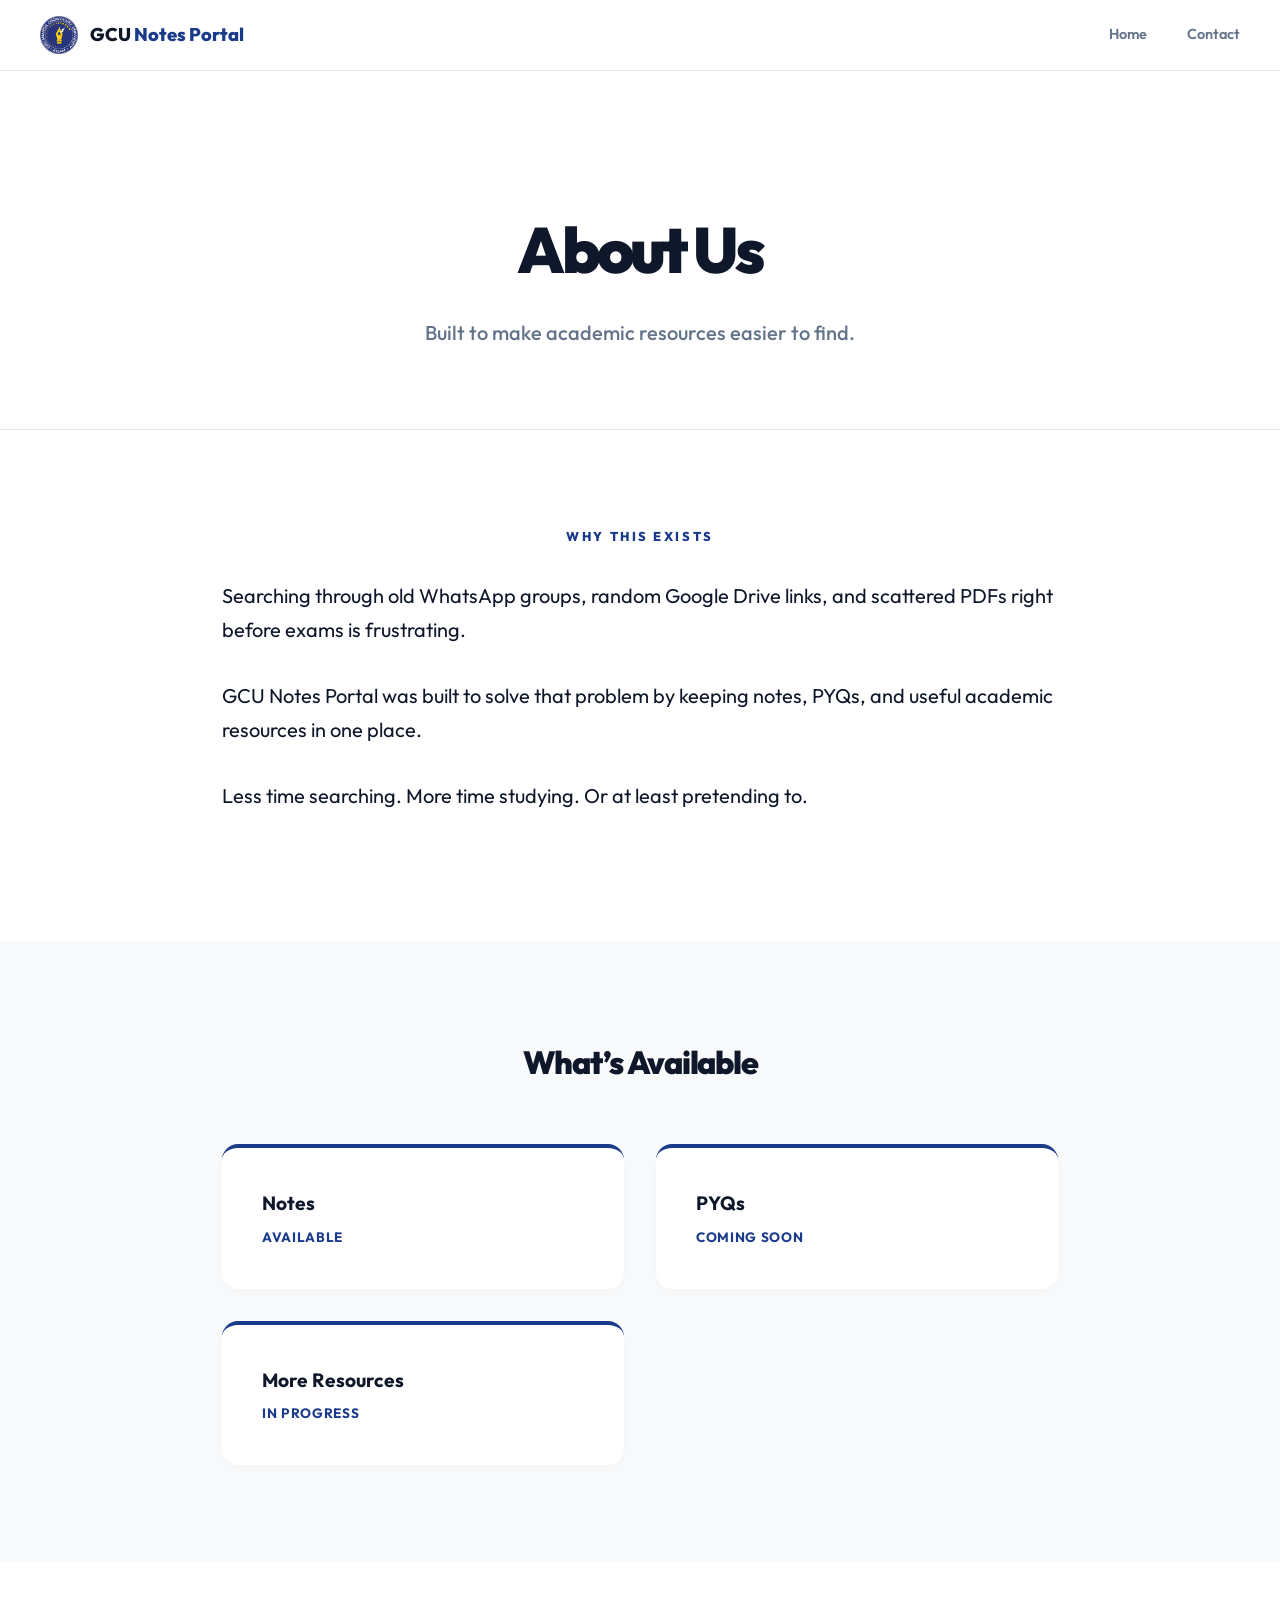
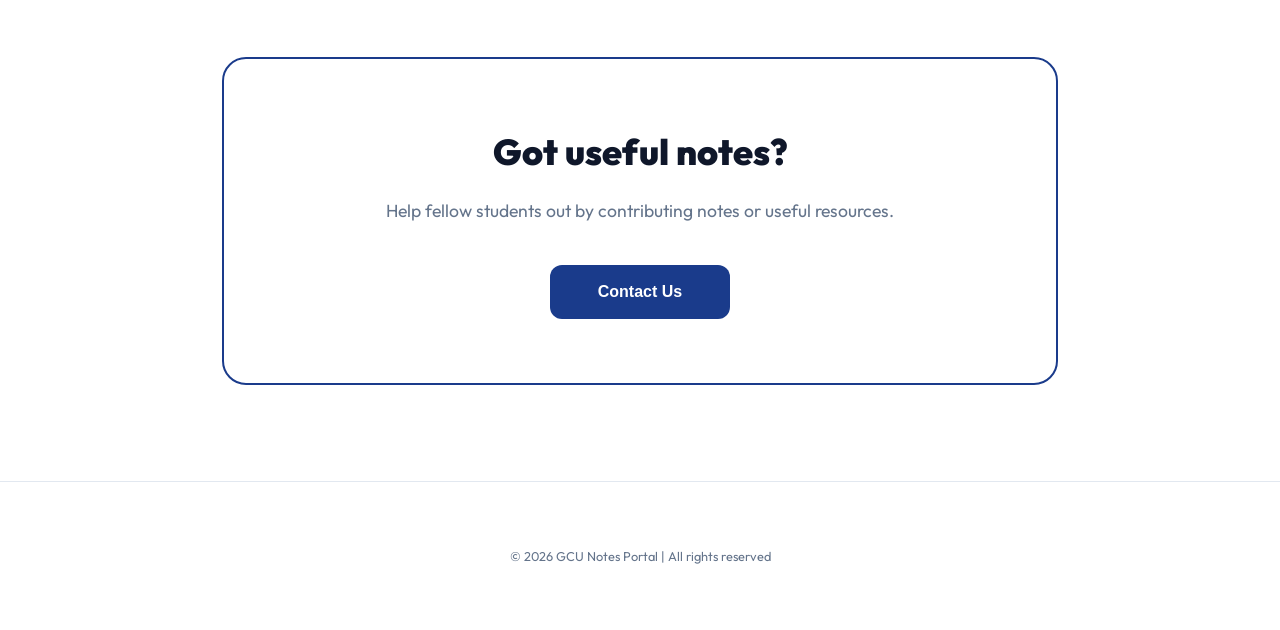
<file: about.html>
<!DOCTYPE html>
<html lang="en">
<head>
  <meta charset="UTF-8" />
  <meta name="viewport" content="width=device-width, initial-scale=1.0" />
  <title>GCU Notes Portal</title>
  <link rel="stylesheet" href="about.css" />
</head>
<body>

  <nav>
    <a href="home.html" class="nav-brand">
      <img src="logo.png" alt="University Logo" class="logo-img">
      <h1>GCU <span>Notes Portal</span></h1>
    </a>

    <div class="nav-links">
      <a href="home.html">Home</a>
      <a href="contact.html">Contact</a>
    </div>
  </nav>

  <main>

    <section class="hero">
      <div class="container">
        <h1>About Us</h1>
        <p>Built to make academic resources easier to find.</p>
      </div>
    </section>

    <section class="section about-section">
      <div class="container">
        <h2>Why This Exists</h2>
        <p>
          Searching through old WhatsApp groups, random Google Drive links,
          and scattered PDFs right before exams is frustrating.
        </p>
        <p>
          GCU Notes Portal was built to solve that problem by keeping notes,
          PYQs, and useful academic resources in one place.
        </p>
        <p>
          Less time searching. More time studying.
          Or at least pretending to.
        </p>
      </div>
    </section>

    <section class="section resources-section">
      <div class="container">
        <h2 class="section-title">What’s Available</h2>

        <div class="resource-grid">
          <div class="resource-card">
            <h3>Notes</h3>
            <p>Available</p>
          </div>

          <div class="resource-card">
            <h3>PYQs</h3>
            <p>Coming Soon</p>
          </div>

          <div class="resource-card">
            <h3>More Resources</h3>
            <p>In Progress</p>
          </div>
        </div>
      </div>
    </section>

    <section class="section contribute-section">
      <div class="container">
        <div class="contribute-card">
          <h2>Got useful notes?</h2>
          <p>
            Help fellow students out by contributing notes or useful resources.
          </p>
          <button>Contact Us</button>
        </div>
      </div>
    </section>

  </main>

  <footer class="footer">
    <p>© 2026 GCU Notes Portal | All rights reserved</p>
  </footer>

</body>
</html>
</file>
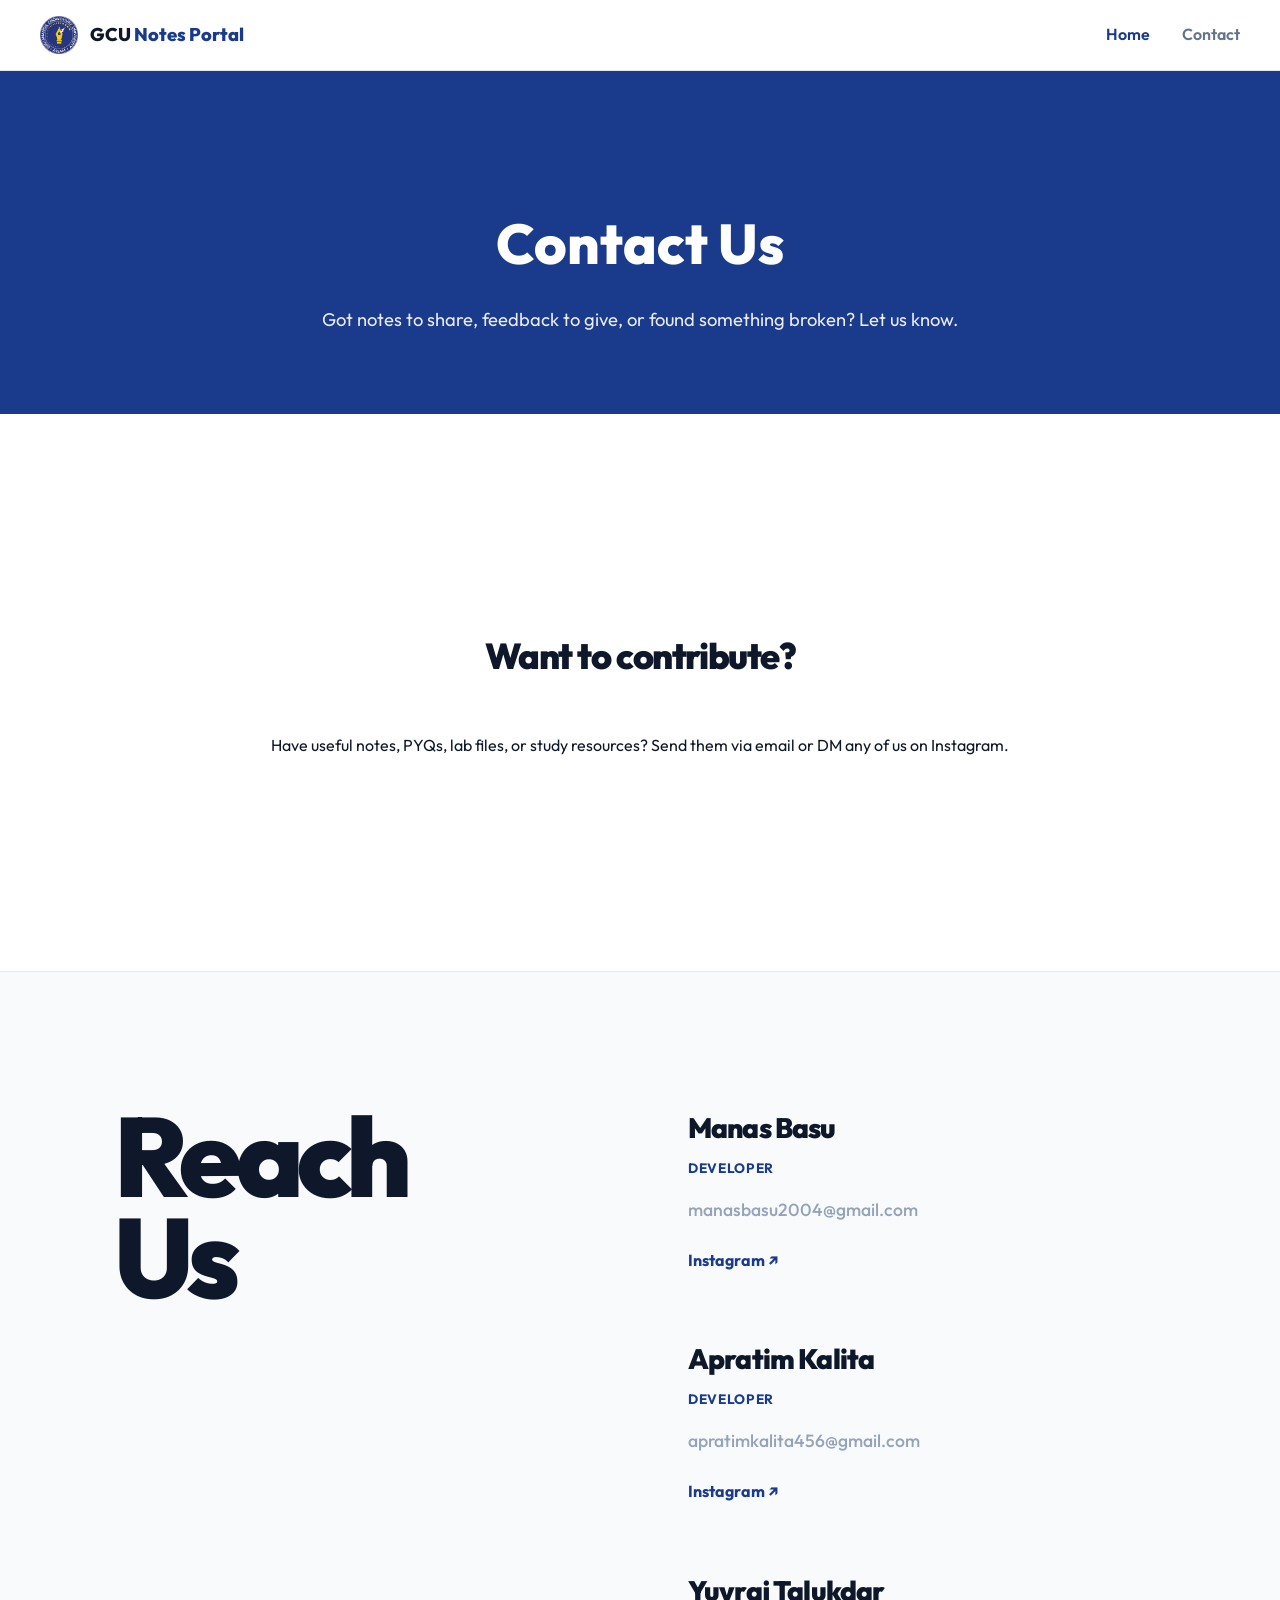
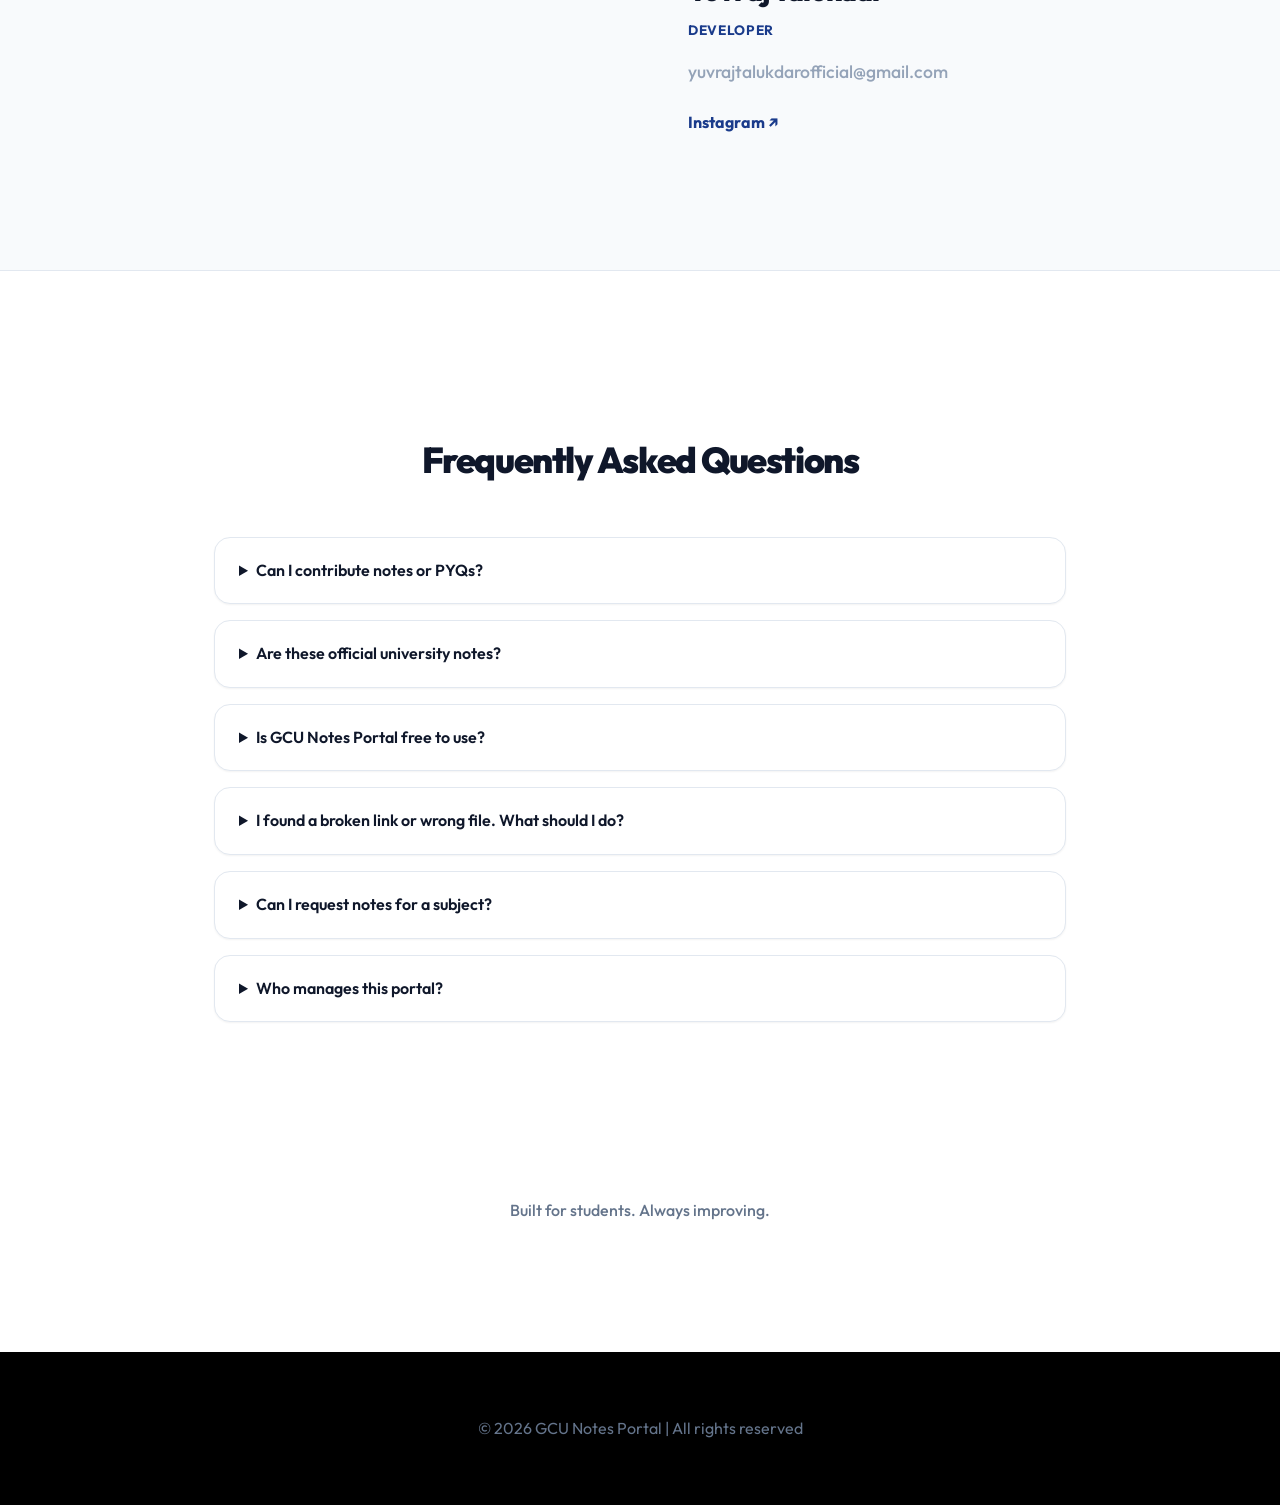
<file: contact.html>
<!DOCTYPE html>
<html lang="en">
<head>
  <meta charset="UTF-8" />
  <meta name="viewport" content="width=device-width, initial-scale=1.0" />
  <title>GCU Notes Portal</title>
  <link rel="preconnect" href="https://fonts.googleapis.com">
  <link rel="preconnect" href="https://fonts.gstatic.com" crossorigin>
  <link href="https://fonts.googleapis.com/css2?family=Outfit:wght@300;400;500;600;700;800&display=swap" rel="stylesheet">
  <link rel="stylesheet" href="contact.css" />
</head>
<body>

  <nav>
    <a href="home.html" class="nav-brand">
      <img src="logo.png" alt="University Logo" class="logo-img">
      <h1>GCU <span>Notes Portal</span></h1>
    </a>

    <div class="nav-links">
      <a href="home.html" class="active">Home</a>
      <a href="contact.html">Contact</a>
    </div>
  </nav>

  <main>

    <!-- Combined Hero and Contribution Section (100vh) -->
    <div class="hero-contribution-wrapper">
      <section class="contact-hero">
        <h1>Contact Us</h1>
        <p>
          Got notes to share, feedback to give, or found something broken? Let us know.
        </p>
      </section>

      <section class="contribution-section">
        <h2>Want to contribute?</h2>
        <p>
          Have useful notes, PYQs, lab files, or study resources?
          Send them via email or DM any of us on Instagram.
        </p>
      </section>
    </div>

    <!-- Split-Screen Team Section -->
    <section class="team-section">
      <div class="container team-split-wrapper">

        <!-- Left Side: Large Heading -->
        <div class="team-left">
          <h2 class="reach-heading">Reach<br>Us</h2>
        </div>

        <!-- Right Side: Contact List -->
        <div class="team-right">

          <!-- Member 1 -->
          <div class="team-item">
            <h3>Manas Basu</h3>
            <span class="item-role">Developer</span>
            <p class="item-email">manasbasu2004@gmail.com</p>
            <a href="https://www.instagram.com/manas_3000/" class="item-social" target="_blank">Instagram ↗</a>
          </div>

          <!-- Member 2 -->
          <div class="team-item">
            <h3>Apratim Kalita</h3>
            <span class="item-role">Developer</span>
            <p class="item-email">apratimkalita456@gmail.com</p>
            <a href="https://www.instagram.com/fuzzie2518/" class="item-social" target="_blank">Instagram ↗</a>
          </div>

          <!-- Member 3 -->
          <div class="team-item">
            <h3>Yuvraj Talukdar</h3>
            <span class="item-role">Developer</span>
            <p class="item-email">yuvrajtalukdarofficial@gmail.com</p>
            <a href="https://www.instagram.com/yuvrajtalukdar22/" class="item-social" target="_blank">Instagram ↗</a>
          </div>

        </div>
      </div>
    </section>

    <!-- FAQ -->
    <section class="faq-section">
      <h2>Frequently Asked Questions</h2>

      <details>
        <summary>Can I contribute notes or PYQs?</summary>
        <p>Yes. You can send notes, PYQs, lab files, or useful resources through email or Instagram.</p>
      </details>

      <details>
        <summary>Are these official university notes?</summary>
        <p>No. These are student-contributed resources meant to help with studying and exam preparation.</p>
      </details>

      <details>
        <summary>Is GCU Notes Portal free to use?</summary>
        <p>Yes. The platform is completely free for students.</p>
      </details>

      <details>
        <summary>I found a broken link or wrong file. What should I do?</summary>
        <p>Please contact us and mention the issue. We’ll fix it as soon as possible.</p>
      </details>

      <details>
        <summary>Can I request notes for a subject?</summary>
        <p>Yes. Reach out and we’ll try to add them if available.</p>
      </details>

      <details>
        <summary>Who manages this portal?</summary>
        <p>GCU Notes Portal is maintained by students to make academic resources easier to access.</p>
      </details>

    </section>

    <!-- Closing -->
    <section class="closing-note">
      <p>Built for students. Always improving.</p>
    </section>

  </main>

  <footer class="footer">
    <p>© 2026 GCU Notes Portal | All rights reserved</p>
  </footer>

</body>
</html>
</file>
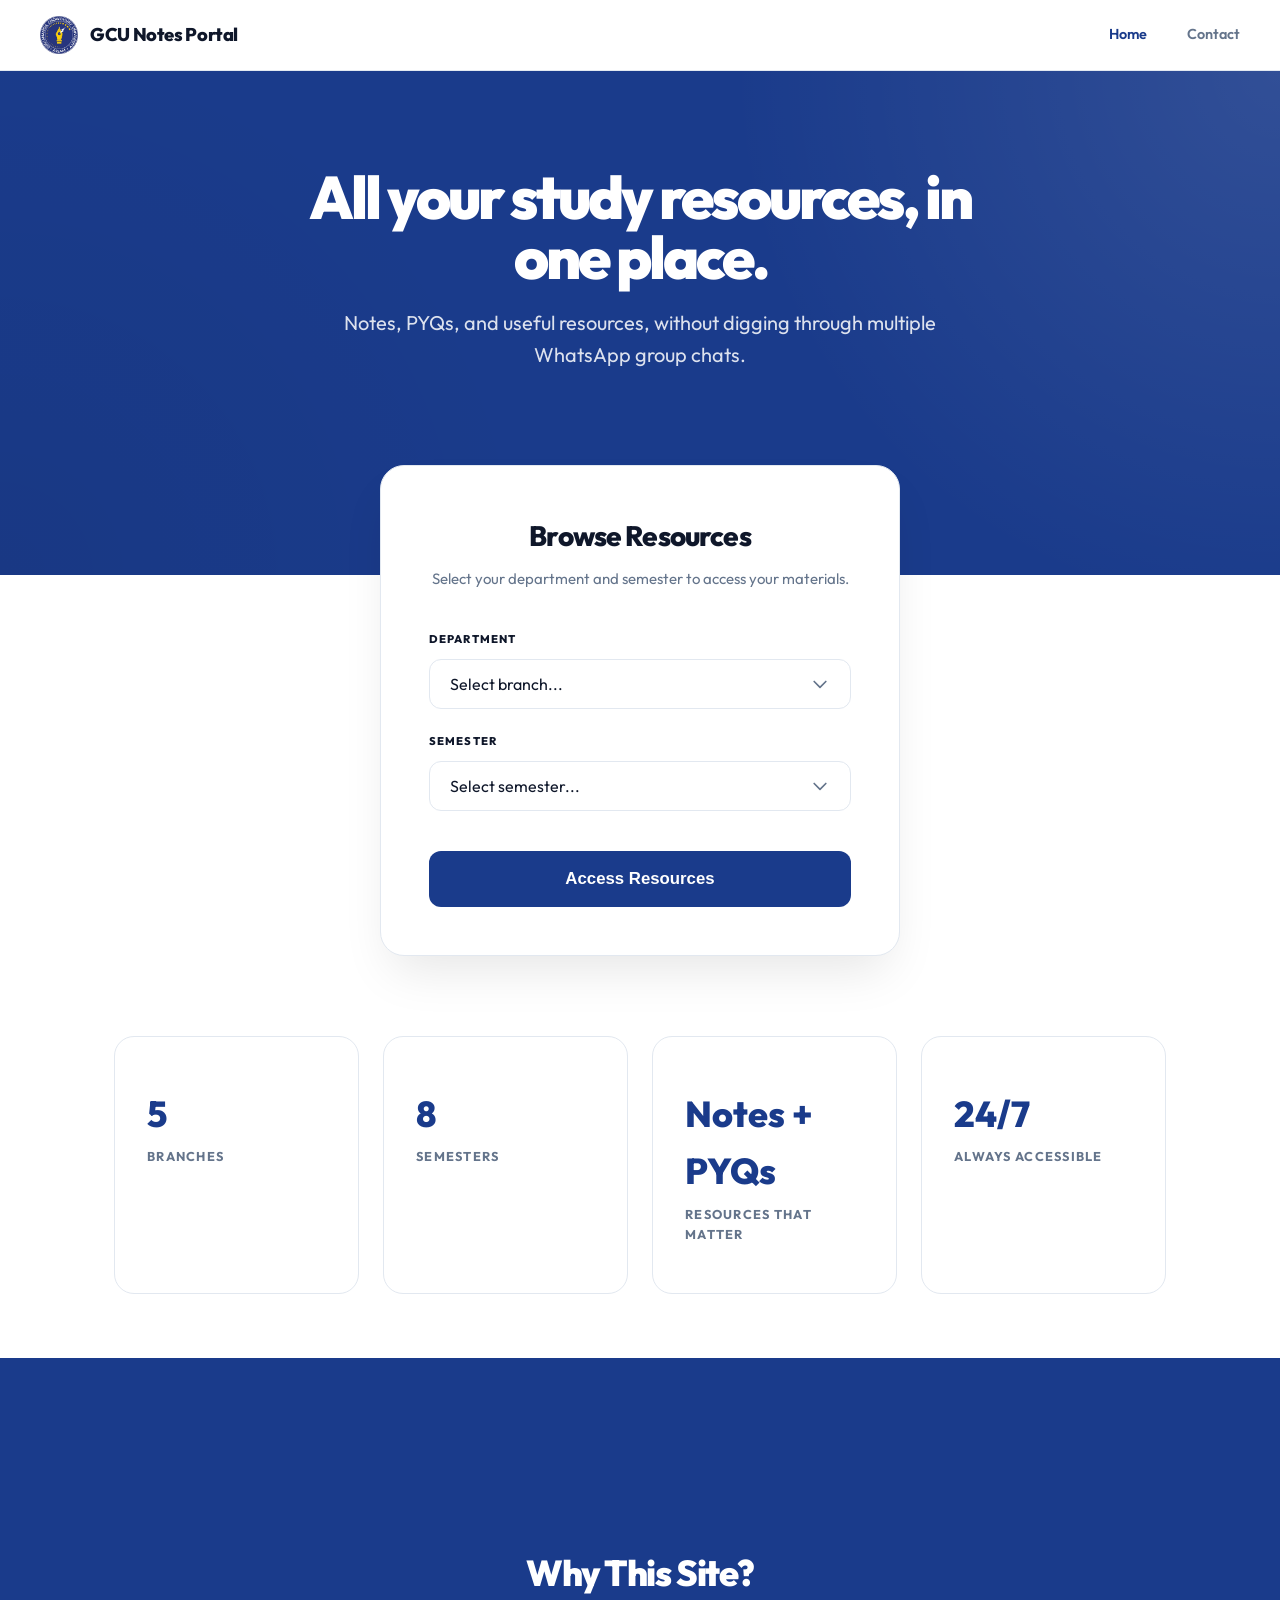
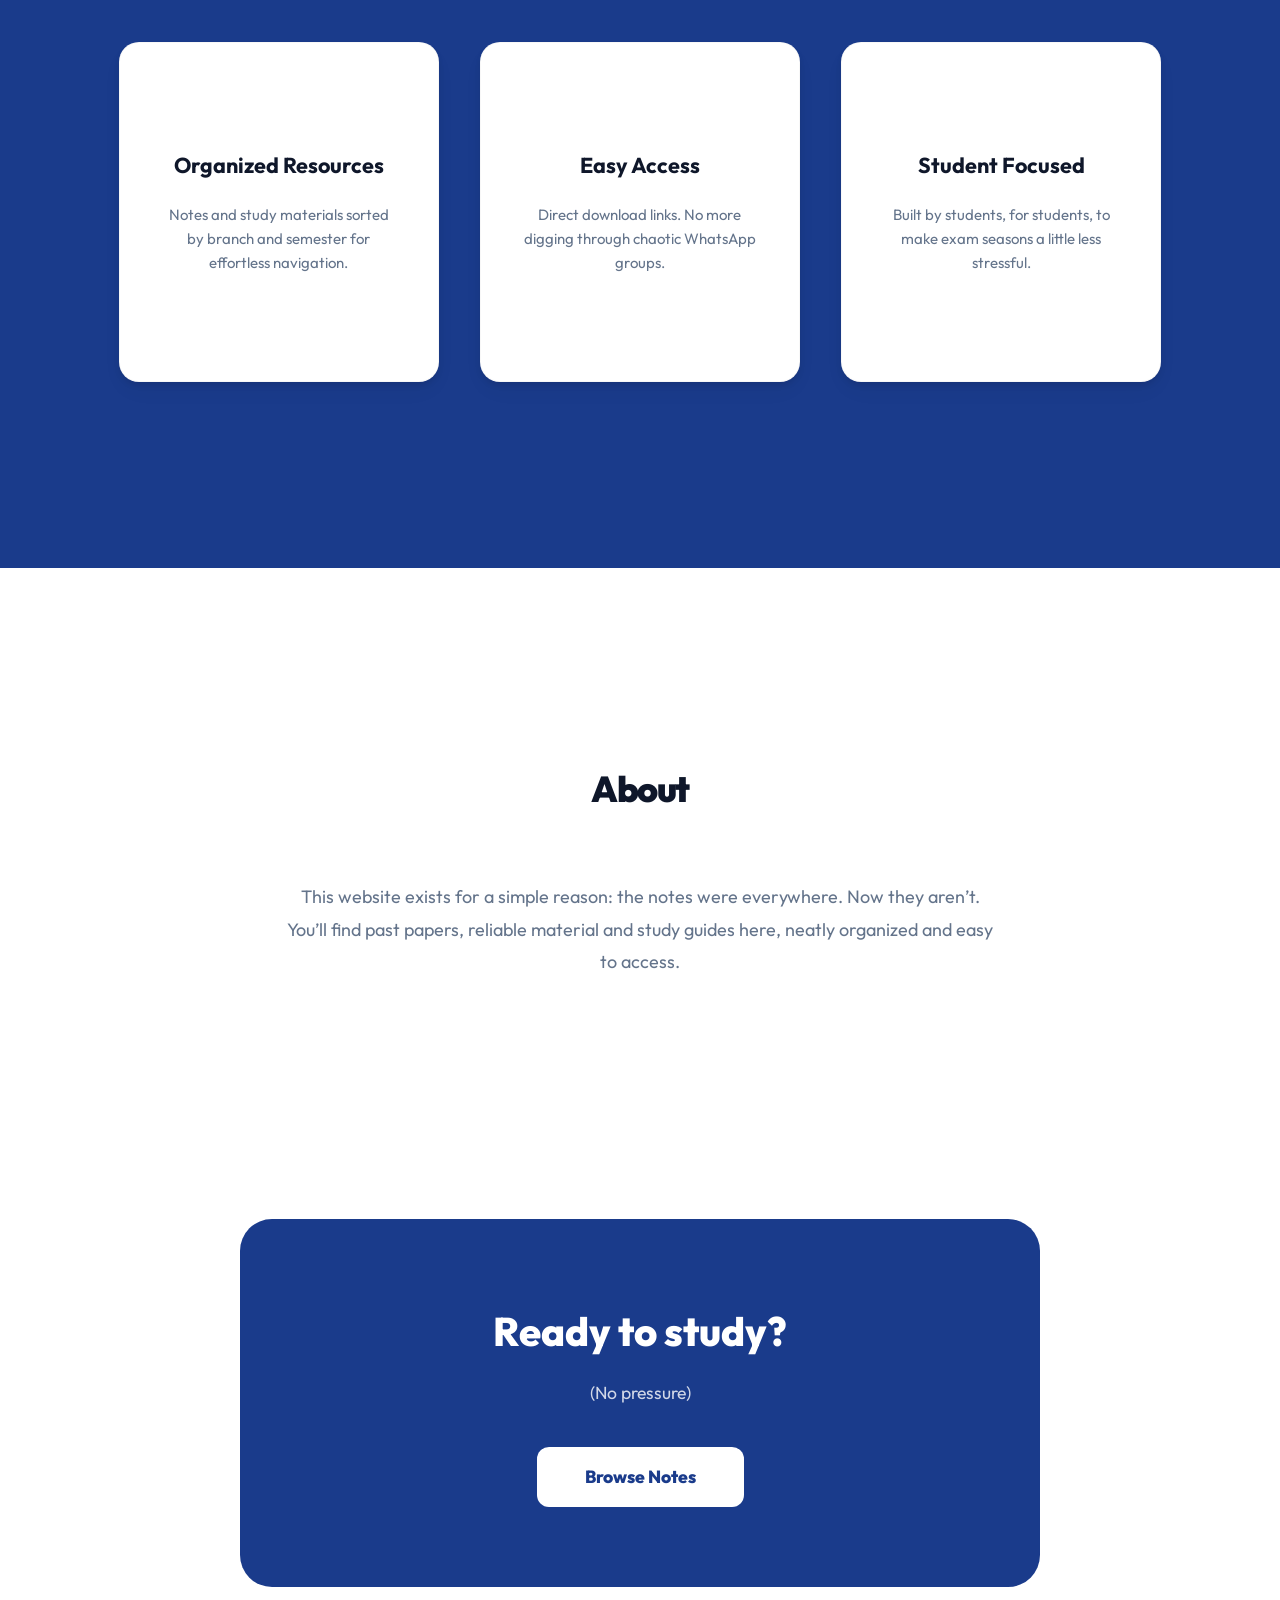
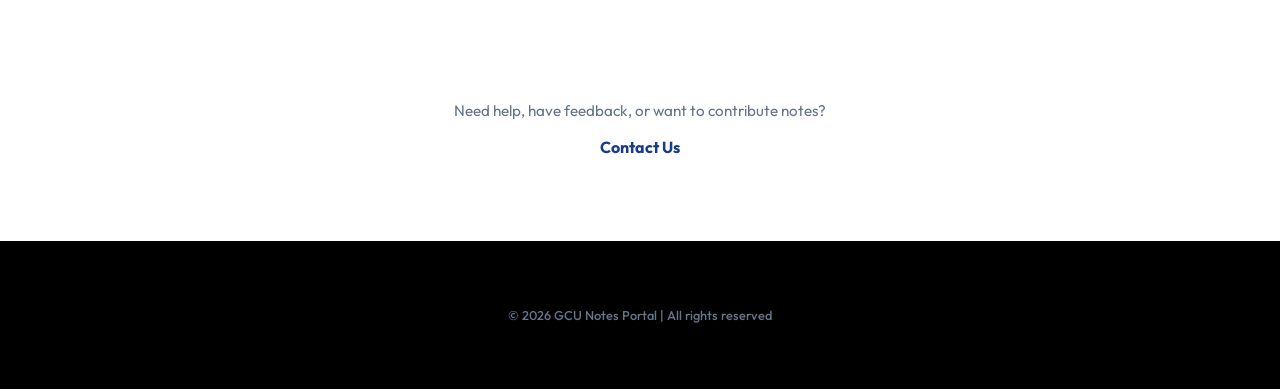
<file: home.html>
<!DOCTYPE html>
<html lang="en">
<head>
  <meta charset="UTF-8" />
  <meta name="viewport" content="width=device-width, initial-scale=1.0" />
  <title>GCU Notes Portal</title>
  <link rel="preconnect" href="https://fonts.googleapis.com">
  <link rel="preconnect" href="https://fonts.gstatic.com" crossorigin>
  <link href="https://fonts.googleapis.com/css2?family=Outfit:wght@300;400;500;600;700;800&display=swap" rel="stylesheet">
  <link rel="stylesheet" href="home.css" />
</head>
<body>

  <!-- Navbar -->
  <nav>
    <a href="home.html" class="nav-brand">
      <img src="logo.png" alt="University Logo" class="logo-img">
      <h1>GCU <span>Notes Portal</span></h1>
    </a>

    <div class="nav-links">
      <a href="home.html" class="active">Home</a>
      <a href="contact.html">Contact</a>
    </div>
  </nav>

  <main>
    <!-- Hero Section -->
    <div class="hero-wrapper">
      <section class="hero">
        <h2>All your study resources, in one place.</h2>
        <p>
          Notes, PYQs, and useful resources, without digging through multiple WhatsApp group chats.
        </p>
      </section>
    </div>

    <!-- Container for Filter and Stats -->
    <div class="content-container">
      <!-- Filter Card (The Overlap) -->
      <div id="selection-menu" class="card">
        <div class="card-header">
          <h3>Browse Resources</h3>
          <p class="description">Select your department and semester to access your materials.</p>
        </div>

        <div class="input-group">
          <label for="branch">Department</label>
          <select id="branch">
            <option value="" disabled selected>Select branch...</option>
            <option value="CSE">CSE - Computer Science Engineering</option>
            <option value="ECE">ECE - Electronics & Communication Engineering</option>
            <option value="EE">EE - Electrical Engineering</option>
            <option value="ME">ME - Mechanical Engineering</option>
            <option value="CE">CE - Civil Engineering</option>
          </select>
        </div>

        <div class="input-group">
          <label for="sem">Semester</label>
          <select id="sem">
            <option value="" disabled selected>Select semester...</option>
            <option value="1">Semester 1</option>
            <option value="2">Semester 2</option>
            <option value="3">Semester 3</option>
            <option value="4">Semester 4</option>
            <option value="5">Semester 5</option>
            <option value="6">Semester 6</option>
            <option value="7">Semester 7</option>
            <option value="8">Semester 8</option>
          </select>
        </div>

        <button id="viewBtn" class="btn-view">Access Resources</button>
      </div>

      <!-- Stats Section -->
      <section class="stats-section">
        <div class="stat-card">
          <h3>5</h3>
          <p>Branches</p>
        </div>
        <div class="stat-card">
          <h3>8</h3>
          <p>Semesters</p>
        </div>
        <div class="stat-card">
          <h3>Notes + PYQs</h3>
          <p>Resources That Matter</p>
        </div>
        <div class="stat-card">
          <h3>24/7</h3>
          <p>Always Accessible</p>
        </div>
      </section>
    </div>

    <!-- Features Section (Width Max / Friendly Blue) -->
    <section class="features-section-container">
      <h2 class="section-title">Why This Site?</h2>
      <div class="features-grid">
        <div class="feature-card">
          <h3>Organized Resources</h3>
          <p>Notes and study materials sorted by branch and semester for effortless navigation.</p>
        </div>

        <div class="feature-card">
          <h3>Easy Access</h3>
          <p>Direct download links. No more digging through chaotic WhatsApp groups.</p>
        </div>

        <div class="feature-card">
          <h3>Student Focused</h3>
          <p>Built by students, for students, to make exam seasons a little less stressful.</p>
        </div>
      </div>
    </section>

    <!-- Lower Content Container -->
    <div class="content-container">
      <!-- About Section -->
      <section class="section about-section">
        <h2 class="section-title">About</h2>
        <p>
          This website exists for a simple reason: the notes were everywhere. Now they aren’t. You’ll find past papers, reliable material and study guides here, neatly organized and easy to access.
        </p>
      </section>

      <!-- CTA Section -->
      <section class="cta-section">
        <h2>Ready to study?</h2>
        <p>(No pressure)</p>
        <a href="#selection-menu" id="browseBtn">Browse Notes</a>
      </section>

      <section class="contact-redirect">
        <p>Need help, have feedback, or want to contribute notes?</p>
        <a href="contact.html" class="contact-link">Contact Us</a>
      </section>
    </div>

  </main>

  <!-- Footer -->
  <footer class="footer">
    <p>© 2026 GCU Notes Portal | All rights reserved</p>
  </footer>

  <script type="module" src="home.js"></script>
</body>
</html>
</file>
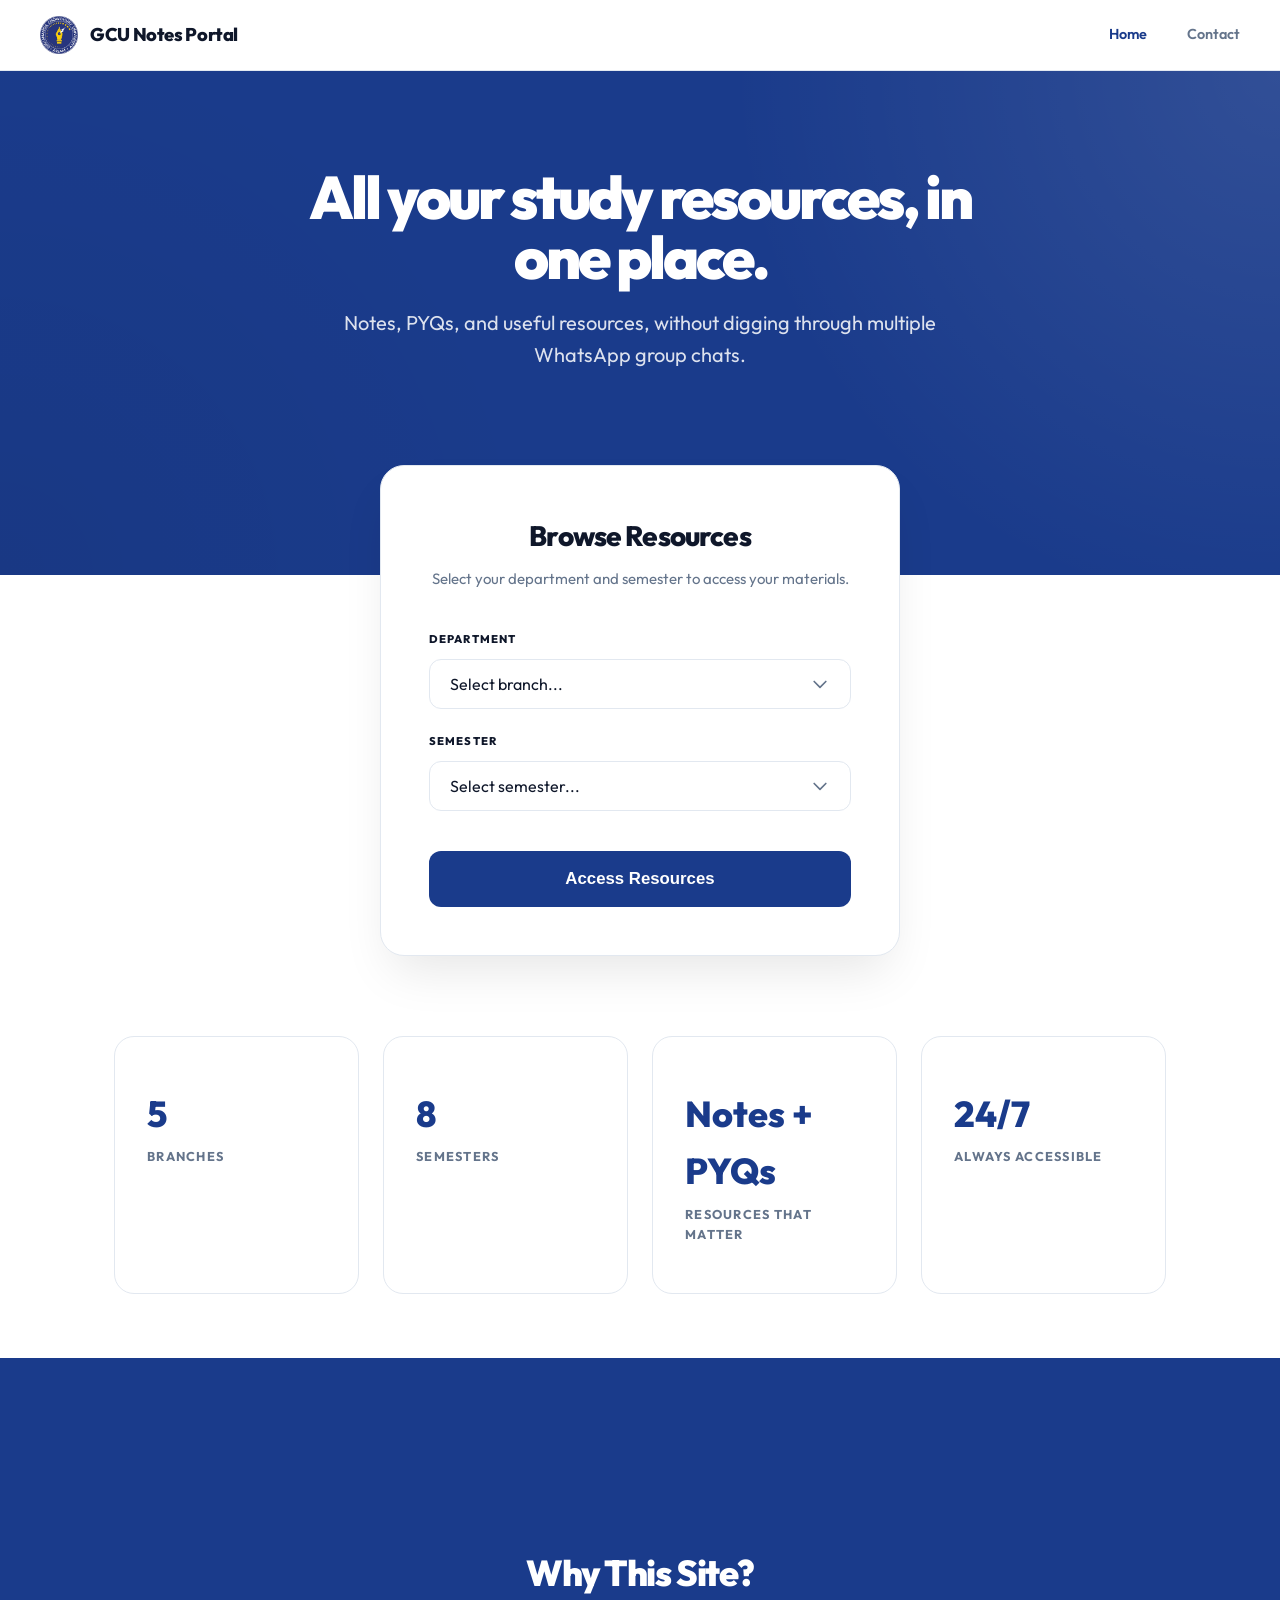
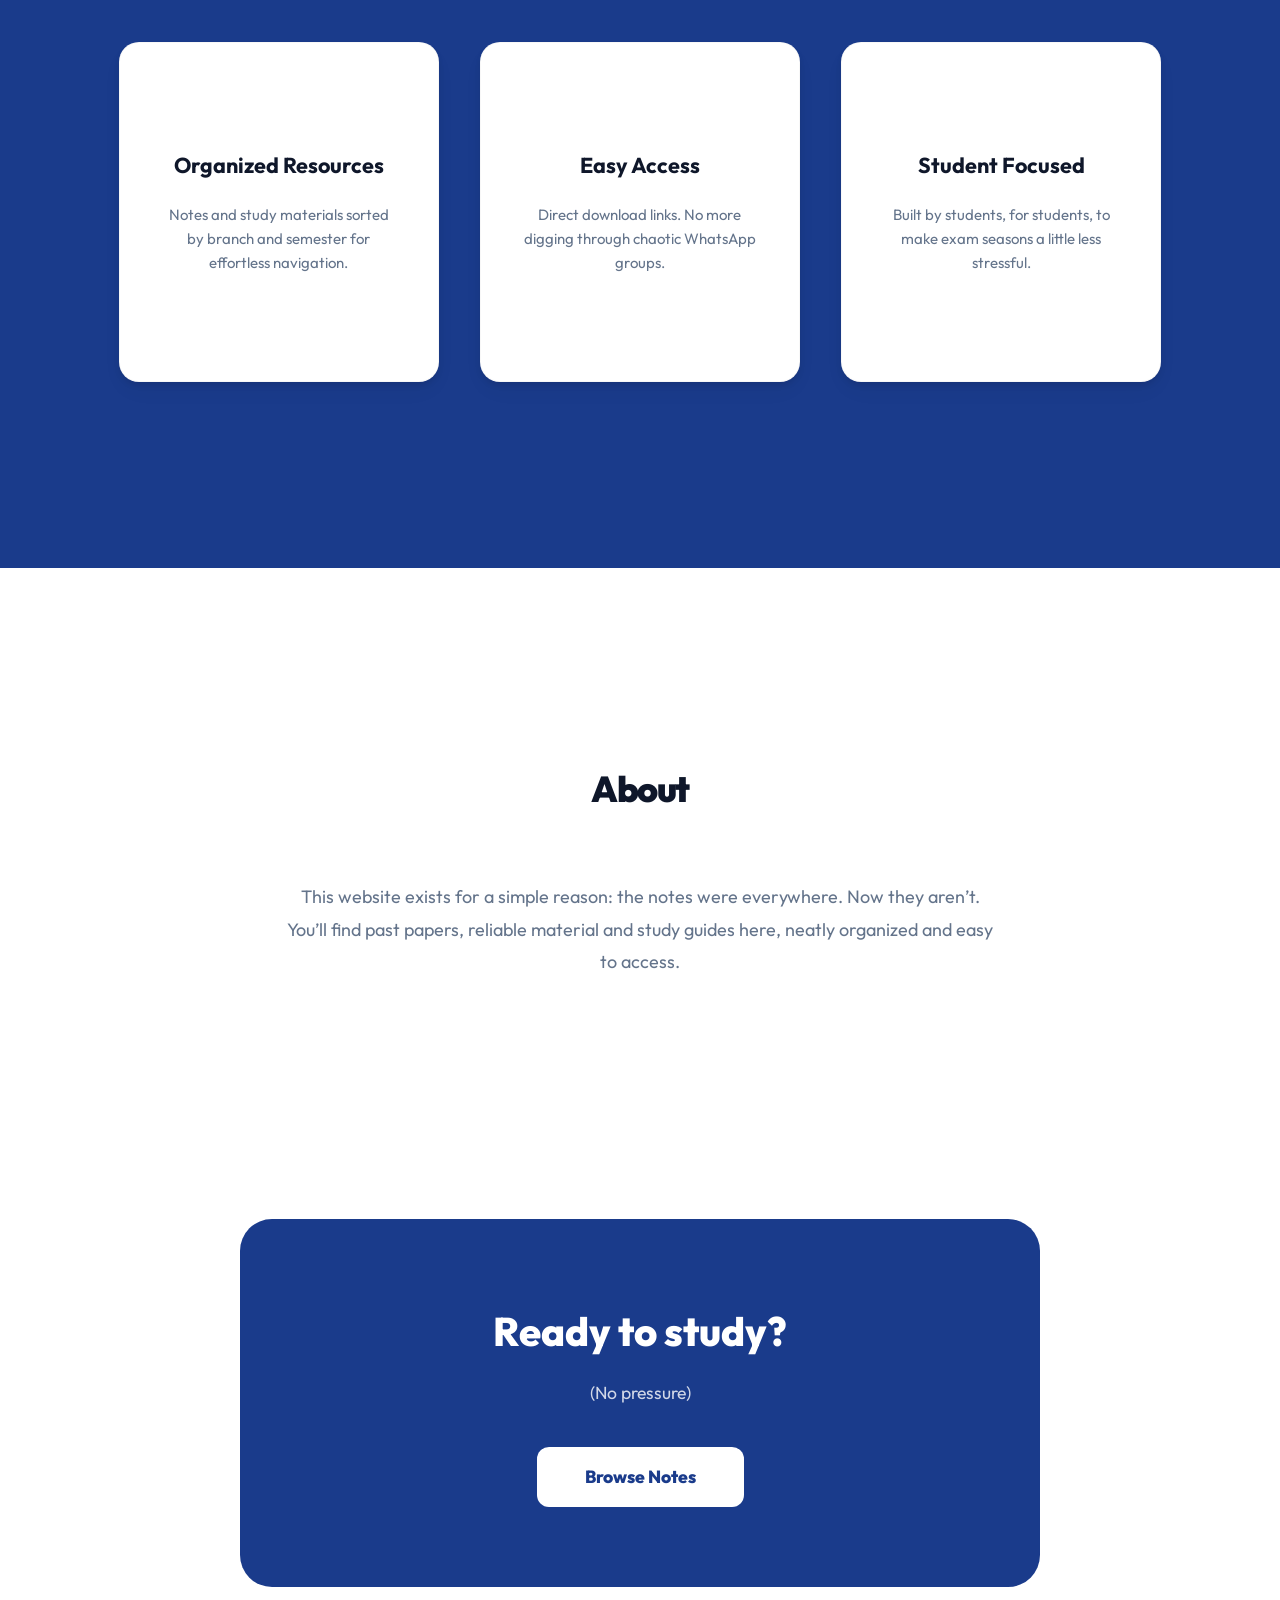
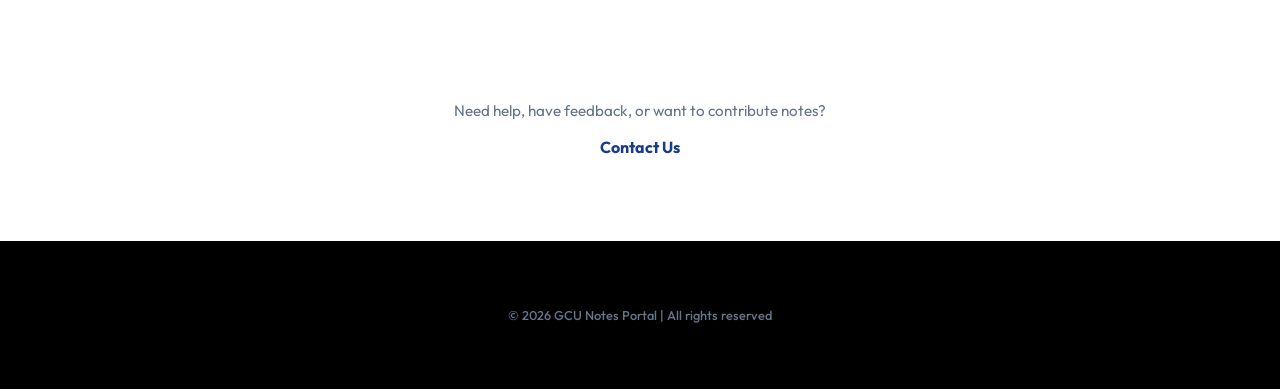
<file: landing.html>
<!DOCTYPE html>
<html lang="en">
<head>
  <meta charset="UTF-8" />
  <meta name="viewport" content="width=device-width, initial-scale=1.0" />
  <title>GCU Notes Portal</title>
  <link rel="preconnect" href="https://fonts.googleapis.com">
  <link rel="preconnect" href="https://fonts.gstatic.com" crossorigin>
  <link href="https://fonts.googleapis.com/css2?family=Outfit:wght@300;400;500;600;700;800&display=swap" rel="stylesheet">
  <link rel="stylesheet" href="landing.css" />
</head>
<body>

  <!-- Navbar -->
  <nav>
    <a href="landing.html" class="nav-brand">
      <img src="logo.png" alt="University Logo" class="logo-img">
      <h1>GCU <span>Notes Portal</span></h1>
    </a>

    <div class="nav-links">
      <a href="landing.html" class="active">Home</a>
      <a href="contact.html">Contact</a>
    </div>
  </nav>

  <main>
    <!-- Hero Section -->
    <div class="hero-wrapper">
      <section class="hero">
        <h2>All your study resources, in one place.</h2>
        <p>
          Notes, PYQs, and useful resources, without digging through multiple WhatsApp group chats.
        </p>
      </section>
    </div>

    <!-- Container for Filter and Stats -->
    <div class="content-container">
      <!-- Filter Card (The Overlap) -->
      <div id="selection-menu" class="card">
        <div class="card-header">
          <h3>Browse Resources</h3>
          <p class="description">Select your department and semester to access your materials.</p>
        </div>

        <div class="input-group">
          <label for="branch">Department</label>
          <select id="branch">
            <option value="" disabled selected>Select branch...</option>
            <option value="CSE">CSE - Computer Science Engineering</option>
            <option value="ECE">ECE - Electronics & Communication Engineering</option>
            <option value="EE">EE - Electrical Engineering</option>
            <option value="ME">ME - Mechanical Engineering</option>
            <option value="CE">CE - Civil Engineering</option>
          </select>
        </div>

        <div class="input-group">
          <label for="sem">Semester</label>
          <select id="sem">
            <option value="" disabled selected>Select semester...</option>
            <option value="1">Semester 1</option>
            <option value="2">Semester 2</option>
            <option value="3">Semester 3</option>
            <option value="4">Semester 4</option>
            <option value="5">Semester 5</option>
            <option value="6">Semester 6</option>
            <option value="7">Semester 7</option>
            <option value="8">Semester 8</option>
          </select>
        </div>

        <button id="viewBtn" class="btn-view">Access Resources</button>
      </div>

      <!-- Stats Section -->
      <section class="stats-section">
        <div class="stat-card">
          <h3>5</h3>
          <p>Branches</p>
        </div>
        <div class="stat-card">
          <h3>8</h3>
          <p>Semesters</p>
        </div>
        <div class="stat-card">
          <h3>Notes + PYQs</h3>
          <p>Resources That Matter</p>
        </div>
        <div class="stat-card">
          <h3>24/7</h3>
          <p>Always Accessible</p>
        </div>
      </section>
    </div>

    <!-- Features Section (Width Max / Friendly Blue) -->
    <section class="features-section-container">
      <h2 class="section-title">Why This Site?</h2>
      <div class="features-grid">
        <div class="feature-card">
          <h3>Organized Resources</h3>
          <p>Notes and study materials sorted by branch and semester for effortless navigation.</p>
        </div>

        <div class="feature-card">
          <h3>Easy Access</h3>
          <p>Direct download links. No more digging through chaotic WhatsApp groups.</p>
        </div>

        <div class="feature-card">
          <h3>Student Focused</h3>
          <p>Built by students, for students, to make exam seasons a little less stressful.</p>
        </div>
      </div>
    </section>

    <!-- Lower Content Container -->
    <div class="content-container">
      <!-- About Section -->
      <section class="section about-section">
        <h2 class="section-title">About</h2>
        <p>
          This website exists for a simple reason: the notes were everywhere. Now they aren’t. You’ll find past papers, reliable material and study guides here, neatly organized and easy to access.
        </p>
      </section>

      <!-- CTA Section -->
      <section class="cta-section">
        <h2>Ready to study?</h2>
        <p>(No pressure)</p>
        <a href="#selection-menu" id="browseBtn">Browse Notes</a>
      </section>

      <section class="contact-redirect">
        <p>Need help, have feedback, or want to contribute notes?</p>
        <a href="contact.html" class="contact-link">Contact Us</a>
      </section>
    </div>

  </main>

  <!-- Footer -->
  <footer class="footer">
    <p>© 2026 GCU Notes Portal | All rights reserved</p>
  </footer>

  <script type="module" src="landing.js"></script>
</body>
</html>
</file>
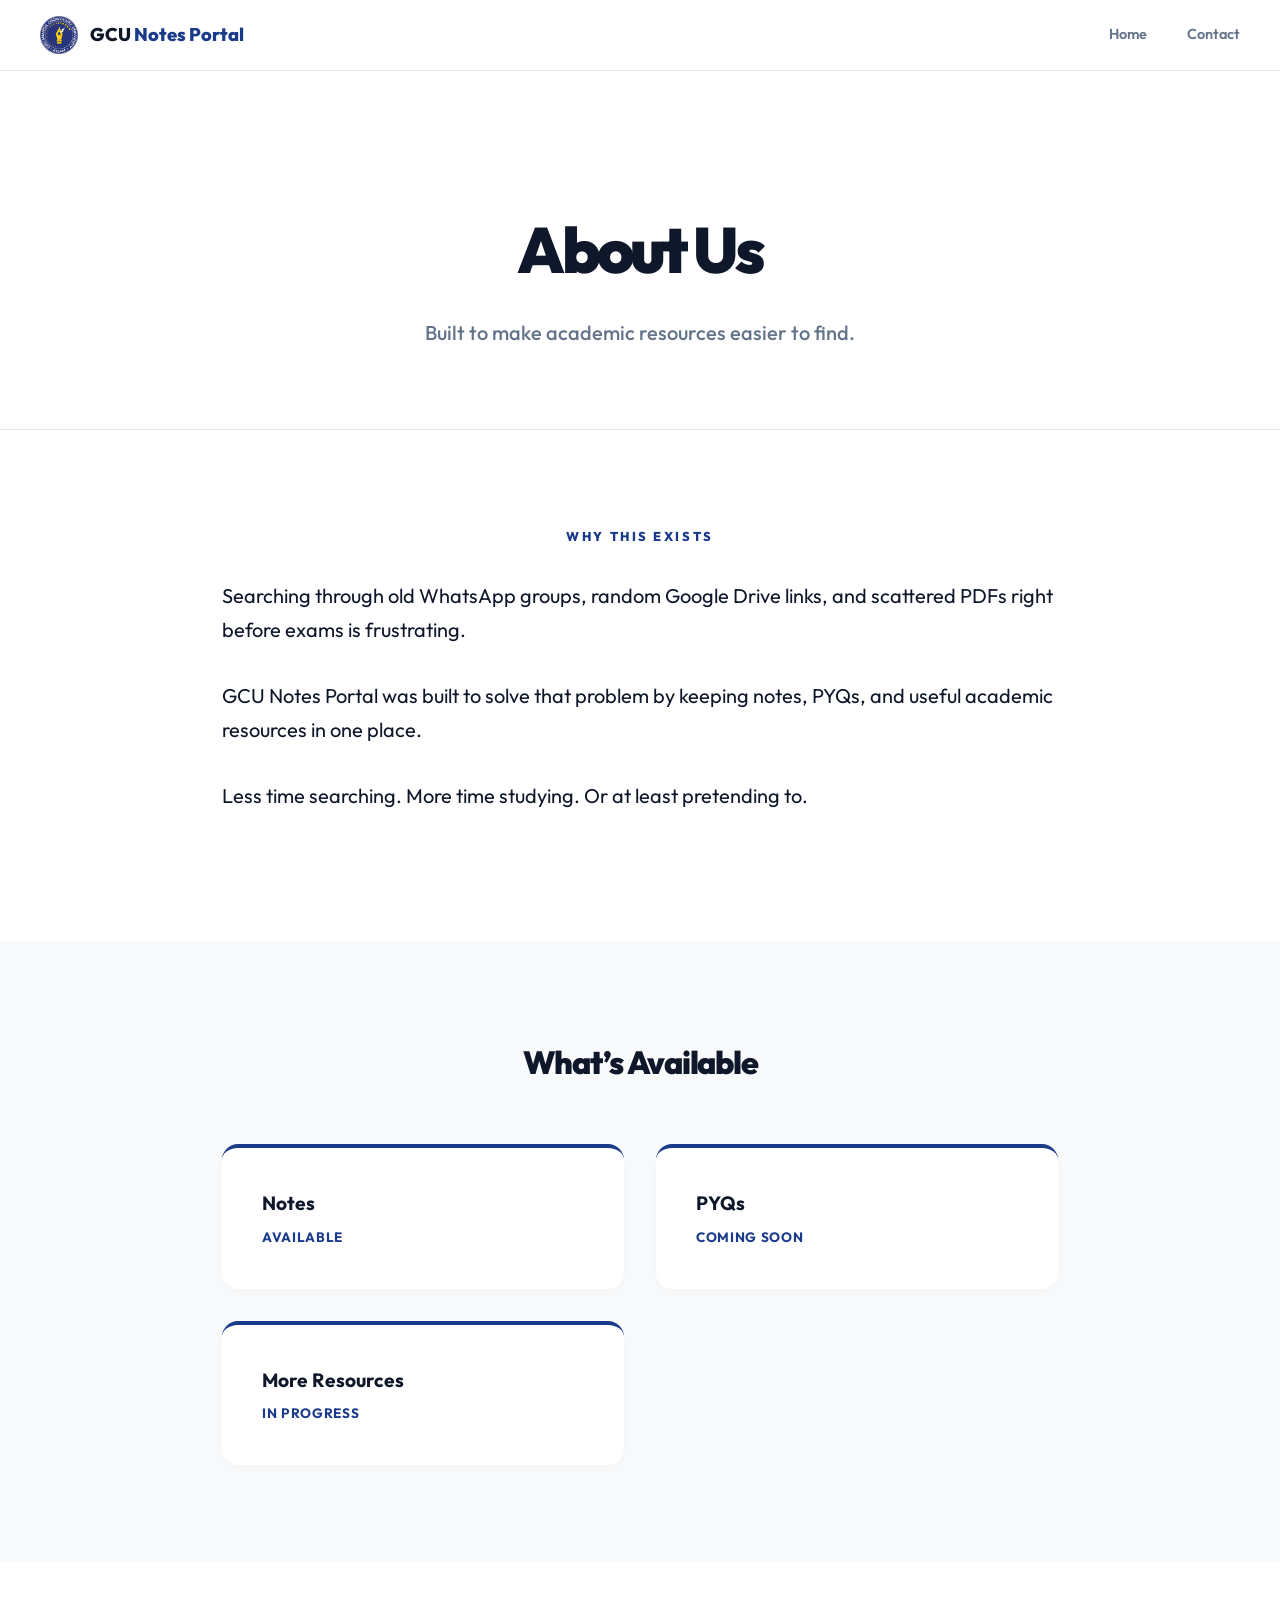
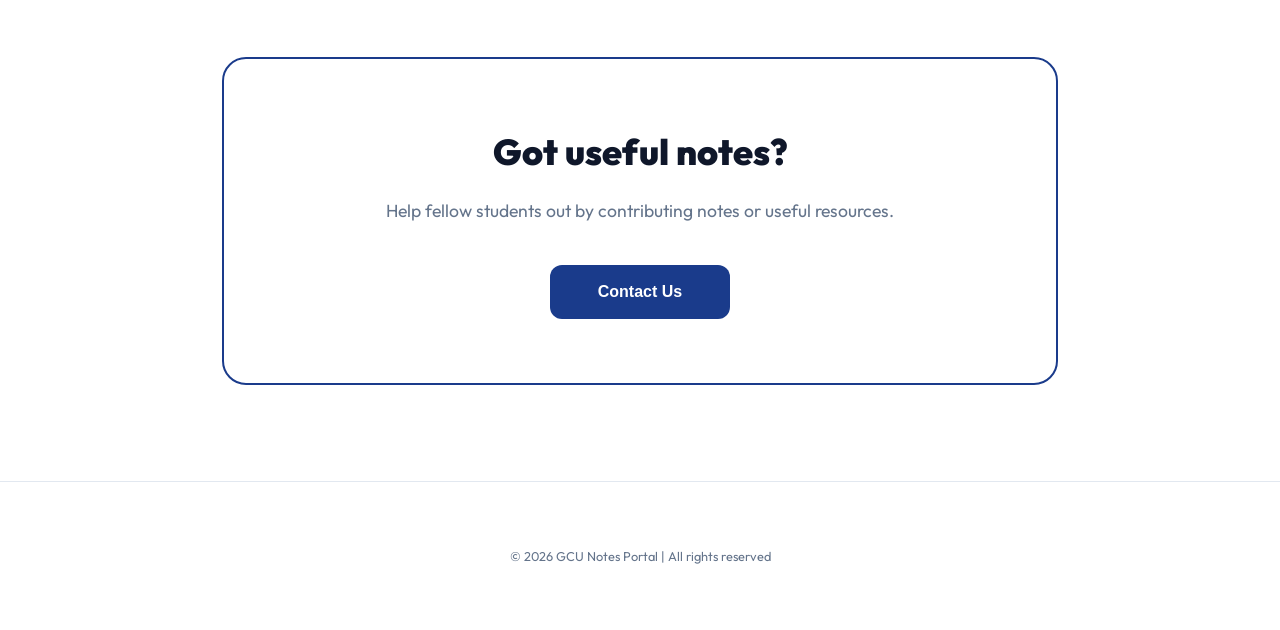
<file: Code/about.html>
<!DOCTYPE html>
<html lang="en">
<head>
  <meta charset="UTF-8" />
  <meta name="viewport" content="width=device-width, initial-scale=1.0" />
  <title>About | GCU Notes Portal</title>
  <link rel="stylesheet" href="about.css" />
</head>
<body>

  <nav>
    <a href="landing.html" class="nav-brand">
      <img src="logo.png" alt="University Logo" class="logo-img">
      <h1>GCU <span>Notes Portal</span></h1>
    </a>

    <div class="nav-links">
      <a href="landing.html">Home</a>
      <a href="contact.html">Contact</a>
    </div>
  </nav>

  <main>

    <section class="hero">
      <div class="container">
        <h1>About Us</h1>
        <p>Built to make academic resources easier to find.</p>
      </div>
    </section>

    <section class="section about-section">
      <div class="container">
        <h2>Why This Exists</h2>
        <p>
          Searching through old WhatsApp groups, random Google Drive links,
          and scattered PDFs right before exams is frustrating.
        </p>
        <p>
          GCU Notes Portal was built to solve that problem by keeping notes,
          PYQs, and useful academic resources in one place.
        </p>
        <p>
          Less time searching. More time studying.
          Or at least pretending to.
        </p>
      </div>
    </section>

    <section class="section resources-section">
      <div class="container">
        <h2 class="section-title">What’s Available</h2>

        <div class="resource-grid">
          <div class="resource-card">
            <h3>Notes</h3>
            <p>Available</p>
          </div>

          <div class="resource-card">
            <h3>PYQs</h3>
            <p>Coming Soon</p>
          </div>

          <div class="resource-card">
            <h3>More Resources</h3>
            <p>In Progress</p>
          </div>
        </div>
      </div>
    </section>

    <section class="section contribute-section">
      <div class="container">
        <div class="contribute-card">
          <h2>Got useful notes?</h2>
          <p>
            Help fellow students out by contributing notes or useful resources.
          </p>
          <button>Contact Us</button>
        </div>
      </div>
    </section>

  </main>

  <footer class="footer">
    <p>© 2026 GCU Notes Portal | All rights reserved</p>
  </footer>

</body>
</html>
</file>
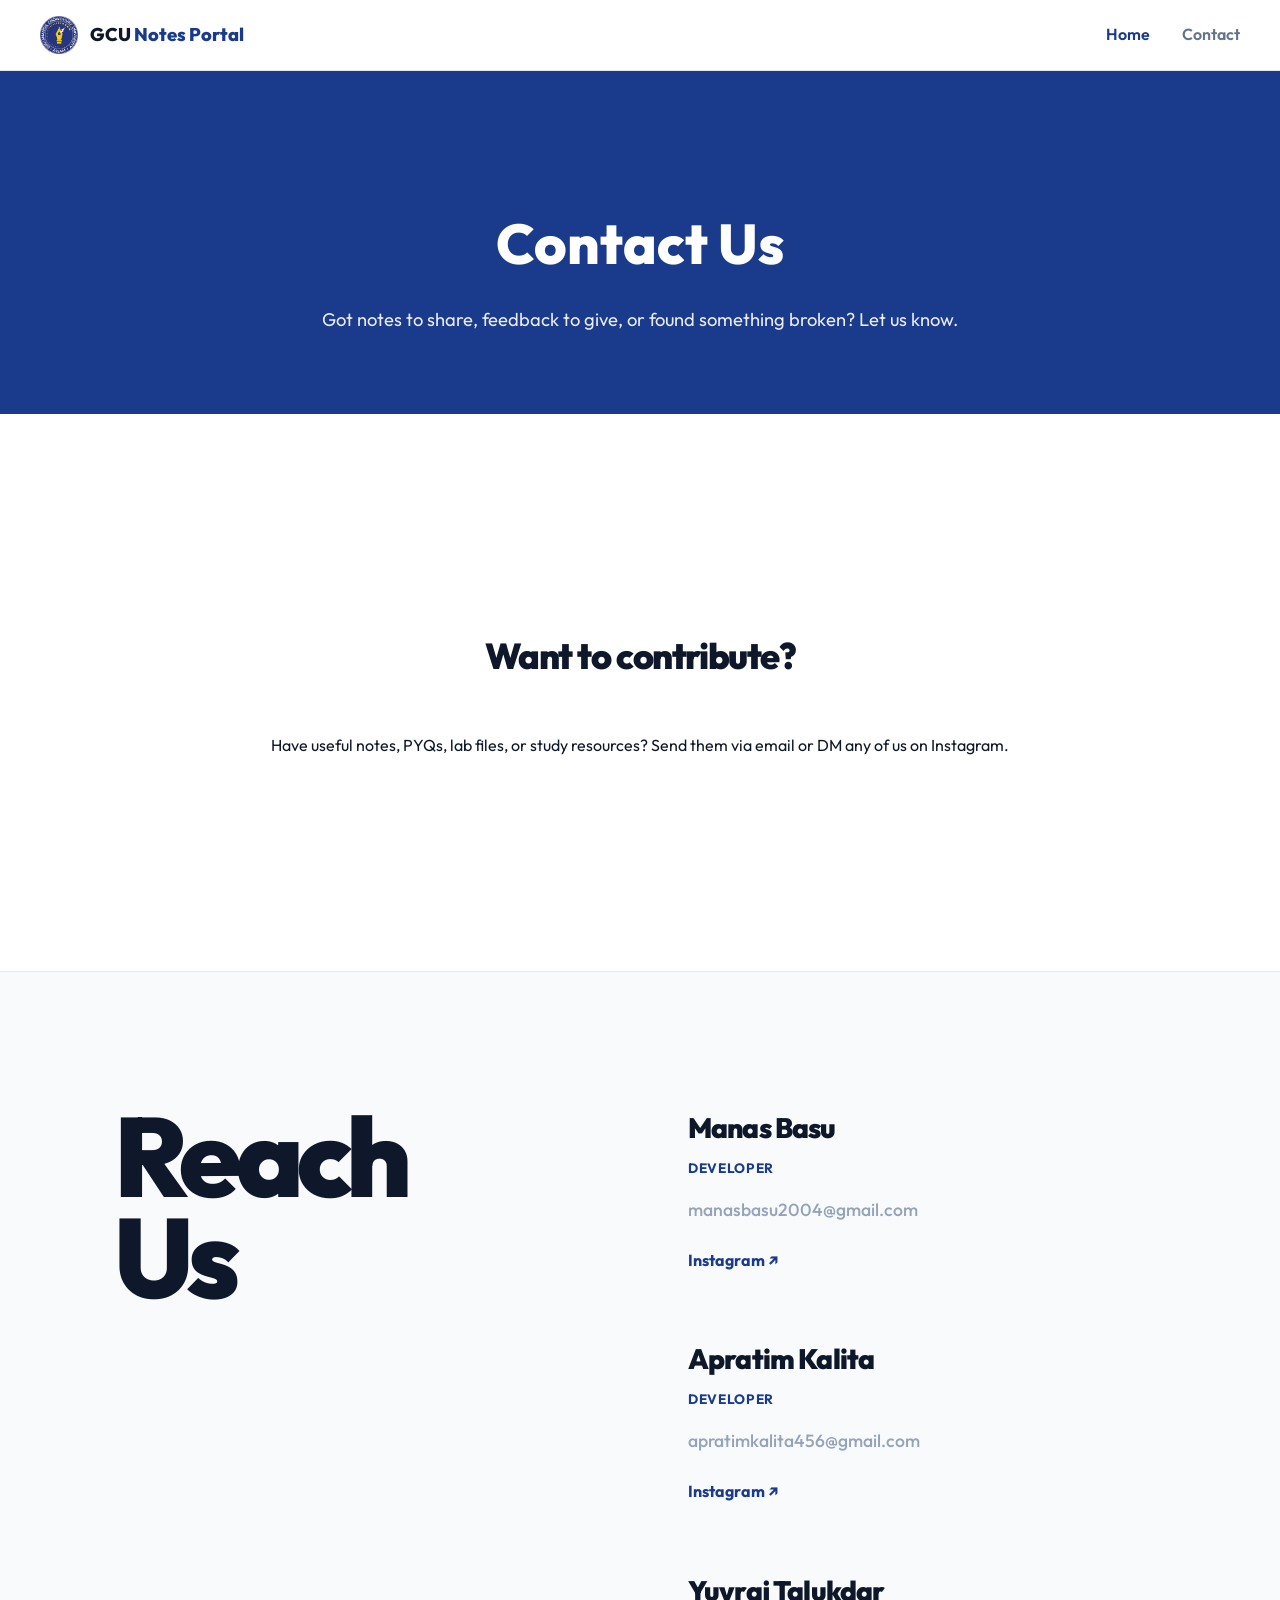
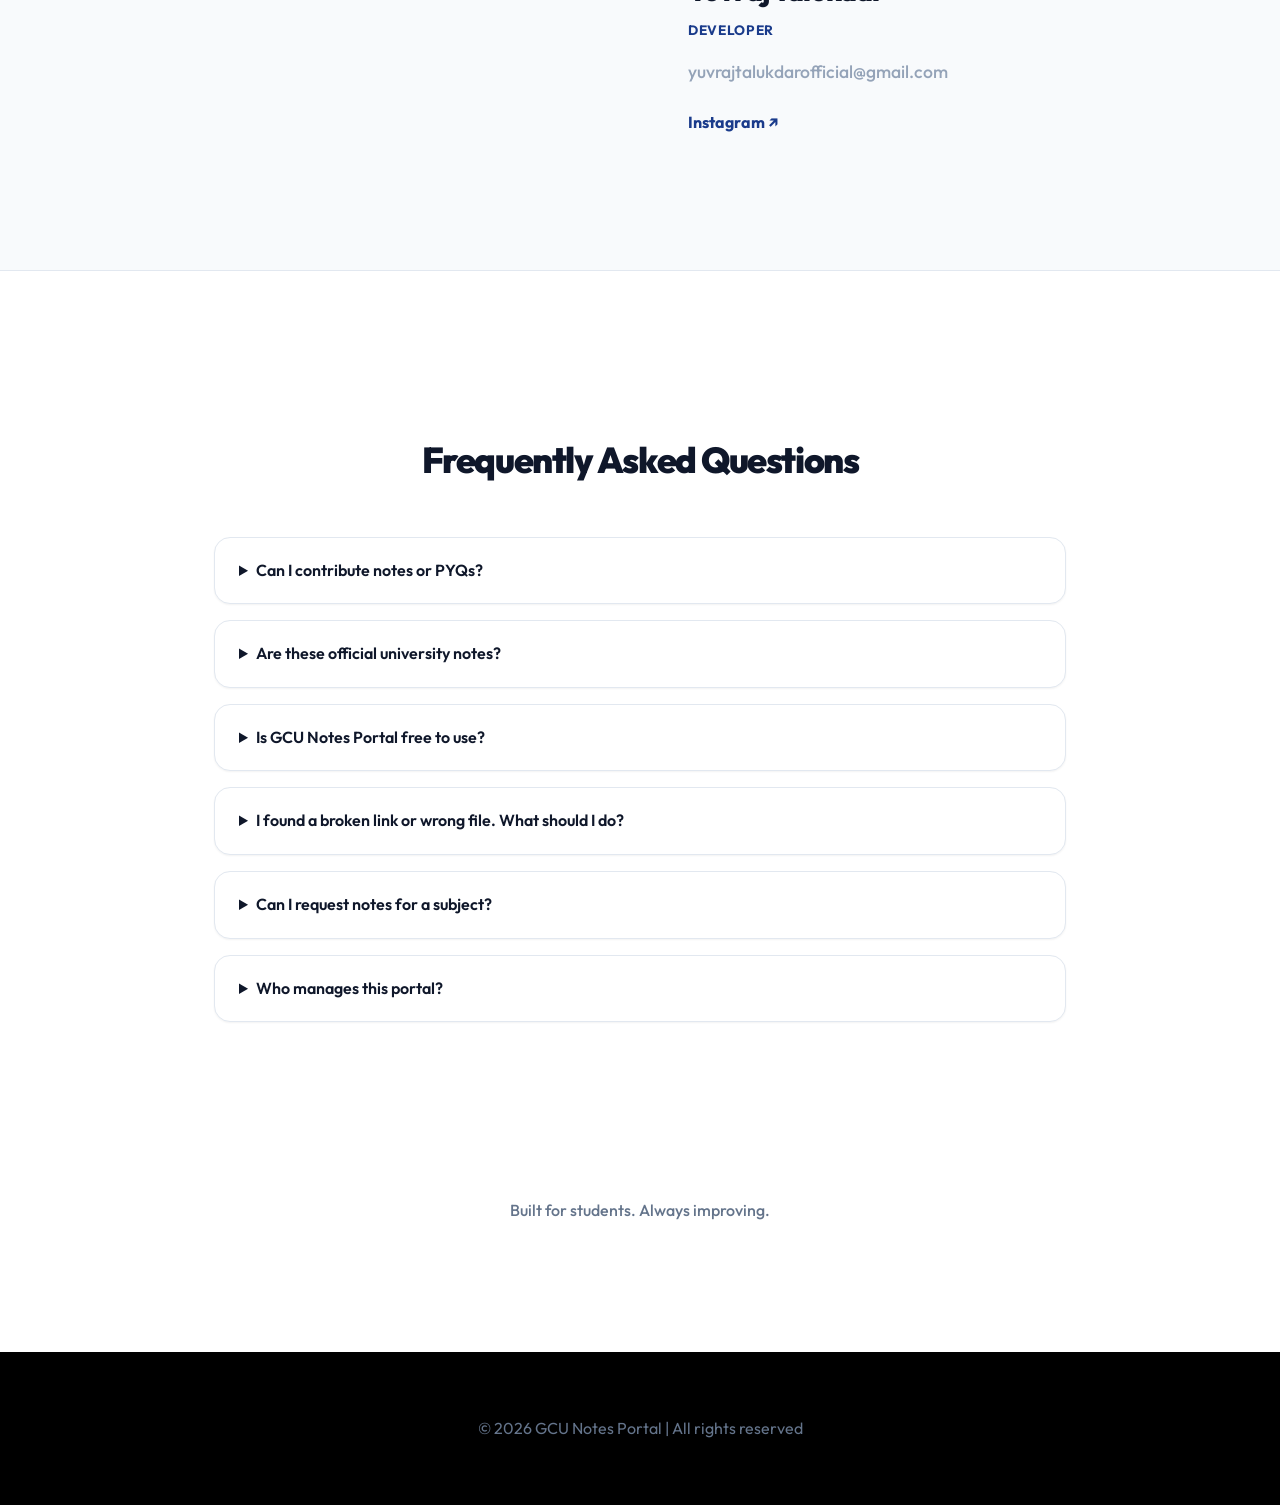
<file: Code/contact.html>
<!DOCTYPE html>
<html lang="en">
<head>
  <meta charset="UTF-8" />
  <meta name="viewport" content="width=device-width, initial-scale=1.0" />
  <title>Contact | GCU Notes Portal</title>
  <link rel="preconnect" href="https://fonts.googleapis.com">
  <link rel="preconnect" href="https://fonts.gstatic.com" crossorigin>
  <link href="https://fonts.googleapis.com/css2?family=Outfit:wght@300;400;500;600;700;800&display=swap" rel="stylesheet">
  <link rel="stylesheet" href="contact.css" />
</head>
<body>

  <nav>
    <a href="landing.html" class="nav-brand">
      <img src="logo.png" alt="University Logo" class="logo-img">
      <h1>GCU <span>Notes Portal</span></h1>
    </a>

    <div class="nav-links">
      <a href="landing.html" class="active">Home</a>
      <a href="contact.html">Contact</a>
    </div>
  </nav>

  <main>

    <!-- Combined Hero and Contribution Section (100vh) -->
    <div class="hero-contribution-wrapper">
      <section class="contact-hero">
        <h1>Contact Us</h1>
        <p>
          Got notes to share, feedback to give, or found something broken? Let us know.
        </p>
      </section>

      <section class="contribution-section">
        <h2>Want to contribute?</h2>
        <p>
          Have useful notes, PYQs, lab files, or study resources?
          Send them via email or DM any of us on Instagram.
        </p>
      </section>
    </div>

    <!-- Split-Screen Team Section -->
    <section class="team-section">
      <div class="container team-split-wrapper">

        <!-- Left Side: Large Heading -->
        <div class="team-left">
          <h2 class="reach-heading">Reach<br>Us</h2>
        </div>

        <!-- Right Side: Contact List -->
        <div class="team-right">

          <!-- Member 1 -->
          <div class="team-item">
            <h3>Manas Basu</h3>
            <span class="item-role">Developer</span>
            <p class="item-email">manasbasu2004@gmail.com</p>
            <a href="https://www.instagram.com/manas_3000/" class="item-social" target="_blank">Instagram ↗</a>
          </div>

          <!-- Member 2 -->
          <div class="team-item">
            <h3>Apratim Kalita</h3>
            <span class="item-role">Developer</span>
            <p class="item-email">apratimkalita456@gmail.com</p>
            <a href="https://www.instagram.com/fuzzie2518/" class="item-social" target="_blank">Instagram ↗</a>
          </div>

          <!-- Member 3 -->
          <div class="team-item">
            <h3>Yuvraj Talukdar</h3>
            <span class="item-role">Developer</span>
            <p class="item-email">yuvrajtalukdarofficial@gmail.com</p>
            <a href="https://www.instagram.com/yuvrajtalukdar22/" class="item-social" target="_blank">Instagram ↗</a>
          </div>

        </div>
      </div>
    </section>

    <!-- FAQ -->
    <section class="faq-section">
      <h2>Frequently Asked Questions</h2>

      <details>
        <summary>Can I contribute notes or PYQs?</summary>
        <p>Yes. You can send notes, PYQs, lab files, or useful resources through email or Instagram.</p>
      </details>

      <details>
        <summary>Are these official university notes?</summary>
        <p>No. These are student-contributed resources meant to help with studying and exam preparation.</p>
      </details>

      <details>
        <summary>Is GCU Notes Portal free to use?</summary>
        <p>Yes. The platform is completely free for students.</p>
      </details>

      <details>
        <summary>I found a broken link or wrong file. What should I do?</summary>
        <p>Please contact us and mention the issue. We’ll fix it as soon as possible.</p>
      </details>

      <details>
        <summary>Can I request notes for a subject?</summary>
        <p>Yes. Reach out and we’ll try to add them if available.</p>
      </details>

      <details>
        <summary>Who manages this portal?</summary>
        <p>GCU Notes Portal is maintained by students to make academic resources easier to access.</p>
      </details>

    </section>

    <!-- Closing -->
    <section class="closing-note">
      <p>Built for students. Always improving.</p>
    </section>

  </main>

  <footer class="footer">
    <p>© 2026 GCU Notes Portal | All rights reserved</p>
  </footer>

</body>
</html>
</file>
<file: about.css>
@import url('https://fonts.googleapis.com/css2?family=Outfit:wght@400;500;600;700;800&display=swap');

:root {
  /* Colors */
  --primary-blue: #1a3b8b;
  --bg-light: #ffffff;
  --section-bg: #f8fafc;
  --text-main: #0f172a;
  --text-muted: #64748b;
  --border-color: #e2e8f0;
}

* {
  margin: 0;
  padding: 0;
  box-sizing: border-box;
}

body {
  font-family: 'Outfit', sans-serif;
  background-color: var(--bg-light);
  color: var(--text-main);
  line-height: 1.6;
}

/* --- Container --- */
.container {
  width: 100%;
  max-width: 900px; /* Tighter for better reading */
  margin: 0 auto;
  padding: 0 2rem;
}

/* --- Navigation --- */
nav {
  background-color: white;
  border-bottom: 1px solid var(--border-color);
  padding: 1rem 2.5rem;
  display: flex;
  justify-content: space-between;
  align-items: center;
  position: sticky;
  top: 0;
  z-index: 100;
}

.nav-brand {
  display: flex;
  align-items: center;
  gap: 12px;
  text-decoration: none;
}

.nav-brand h1 {
  font-size: 1.15rem;
  font-weight: 800;
  color: var(--text-main);
}

.nav-brand h1 span {
  color: var(--primary-blue);
}

.logo-img {
  height: 38px;
}

.nav-links {
  display: flex;
  gap: 2.5rem;
}

.nav-links a {
  text-decoration: none;
  font-size: 0.9rem;
  font-weight: 600;
  color: var(--text-muted);
}

.nav-links a.active {
  color: var(--primary-blue);
}

/* --- Surgical Hero --- */
.hero {
  padding: 8rem 0 5rem;
  text-align: center;
  background-color: white;
}

.hero h1 {
  font-size: clamp(3rem, 7vw, 4rem);
  font-weight: 850;
  color: var(--text-main);
  letter-spacing: -0.06em;
  margin-bottom: 1rem;
}

.hero p {
  font-size: 1.25rem;
  color: var(--text-muted);
  font-weight: 500;
}

/* --- Sections --- */
.section {
  padding: 6rem 0;
}

.about-section {
  border-top: 1px solid var(--border-color);
}

.about-section h2 {
  font-size: 0.8rem;
  font-weight: 800;
  text-transform: uppercase;
  letter-spacing: 0.2em;
  color: var(--primary-blue);
  margin-bottom: 2rem;
  text-align: center;
}

.about-section p {
  font-size: 1.25rem;
  color: var(--text-main);
  line-height: 1.7;
  margin-bottom: 2rem;
  font-weight: 400;
}

/* --- Resources Grid --- */
.resources-section {
  background-color: var(--section-bg);
}

.resources-section h2 {
  text-align: center;
  font-size: 2rem;
  font-weight: 850;
  margin-bottom: 3.5rem;
  letter-spacing: -0.04em;
}

.resource-grid {
  display: grid;
  grid-template-columns: repeat(auto-fit, minmax(260px, 1fr));
  gap: 2rem;
}

.resource-card {
  background: white;
  padding: 2.5rem;
  border-radius: 16px;
  border-top: 4px solid var(--primary-blue); /* Surgical accent line */
  box-shadow: 0 4px 20px -5px rgba(0, 0, 0, 0.05);
}

.resource-card h3 {
  font-size: 1.2rem;
  font-weight: 700;
  margin-bottom: 0.5rem;
}

.resource-card p {
  font-size: 0.85rem;
  color: var(--primary-blue);
  font-weight: 700;
  text-transform: uppercase;
  letter-spacing: 0.05em;
}

/* --- Contribute --- */
.contribute-card {
  background-color: white;
  border: 2px solid var(--primary-blue);
  padding: 4rem 3rem;
  border-radius: 24px;
  text-align: center;
}

.contribute-card h2 {
  font-size: 2.25rem;
  font-weight: 850;
  margin-bottom: 1rem;
}

.contribute-card p {
  color: var(--text-muted);
  font-size: 1.1rem;
  margin-bottom: 2.5rem;
}

button {
  background-color: var(--primary-blue);
  color: white;
  border: none;
  padding: 1.125rem 3rem;
  border-radius: 12px;
  font-weight: 700;
  font-size: 1rem;
  cursor: pointer;
}

/* --- Footer --- */
.footer {
  padding: 4rem 2rem;
  text-align: center;
  border-top: 1px solid var(--border-color);
  color: var(--text-muted);
  font-size: 0.8rem;
}

/* --- Mobile --- */
@media (max-width: 768px) {
  .nav-links { display: none; }
  .hero h1 { font-size: 3rem; }
  .section { padding: 4rem 0; }
}
</file>
<file: contact.css>
@import url('https://fonts.googleapis.com/css2?family=Outfit:wght@400;500;600;700;800&display=swap');

:root {
  --primary-blue: #1a3b8b;
  --dark-blue: #132c66;
  --bg-light: #ffffff;
  --section-bg: #f8fafc;
  --text-main: #0f172a;
  --text-muted: #64748b;
  --border-color: #e2e8f0;

  --shadow-sm: 0 1px 2px 0 rgb(0 0 0 / 0.05);
  --shadow-md: 0 10px 15px -3px rgb(0 0 0 / 0.1);
  --shadow-lg: 0 25px 50px -12px rgb(0 0 0 / 0.1);
}

* {
  margin: 0;
  padding: 0;
  box-sizing: border-box;
}

body {
  font-family: 'Outfit', sans-serif;
  background-color: var(--bg-light);
  color: var(--text-main);
  line-height: 1.6;
}

/* Navbar */
nav {
  background-color: white;
  border-bottom: 1px solid var(--border-color);
  padding: 1rem 2.5rem;
  display: flex;
  justify-content: space-between;
  align-items: center;
  position: sticky;
  top: 0;
  z-index: 100;
}

.nav-brand {
  display: flex;
  align-items: center;
  gap: 12px;
  text-decoration: none;
}

.logo-img {
  height: 38px;
}

.nav-brand h1 {
  font-size: 1.15rem;
  font-weight: 800;
  color: var(--text-main);
}

.nav-brand span {
  color: var(--primary-blue);
}

.nav-links {
  display: flex;
  gap: 2rem;
}

.nav-links a {
  text-decoration: none;
  color: var(--text-muted);
  font-weight: 600;
}

.nav-links a.active,
.nav-links a:hover {
  color: var(--primary-blue);
}

/* Hero & Contribution Combined 100vh */
.hero-contribution-wrapper {
  min-height: 100vh;
  display: flex;
  flex-direction: column;
}

.contact-hero {
  background: var(--primary-blue);
  color: white;
  text-align: center;
  padding: 8rem 1.5rem 5rem;
}

.contact-hero h1 {
  font-size: clamp(2.5rem, 6vw, 3.5rem);
  font-weight: 800;
  margin-bottom: 1rem;
}

.contact-hero p {
  font-size: 1.15rem;
  max-width: 700px;
  margin: auto;
  opacity: 0.9;
}

/* Contribution share of 100vh */
.contribution-section {
  flex: 1;
  display: flex;
  flex-direction: column;
  justify-content: center;
  align-items: center;
  padding: 4rem 1.5rem;
}

/* Split-Screen Team Layout */
.team-section {
  min-height: 100vh;
  display: flex;
  align-items: center;
  background-color: var(--section-bg);
  padding: 8rem 0;
  border-top: 1px solid var(--border-color);
  border-bottom: 1px solid var(--border-color);
}

.team-split-wrapper {
  display: grid;
  grid-template-columns: 1fr 1fr;
  gap: 6rem;
  align-items: flex-start;
  width: 100%;
  max-width: 1100px;
  margin: 0 auto;
  padding: 0 1.5rem;
}

/* Left column */
.reach-heading {
  font-size: clamp(4rem, 10vw, 7rem);
  font-weight: 850;
  line-height: 0.9;
  letter-spacing: -0.06em;
  color: var(--text-main);
  text-align: left;
  margin-bottom: 0;
}

/* Right column */
.team-right {
  display: flex;
  flex-direction: column;
  gap: 4rem;
}

.team-item h3 {
  font-size: 1.75rem;
  font-weight: 850;
  margin-bottom: 0.25rem;
  letter-spacing: -0.03em;
}

.item-role {
  display: inline-block;
  color: var(--primary-blue);
  font-weight: 700;
  font-size: 0.85rem;
  text-transform: uppercase;
  letter-spacing: 0.05em;
  margin-bottom: 1rem;
}

.item-email {
  color: #94a3b8;
  font-size: 1.1rem;
  font-weight: 500;
  margin-bottom: 1.5rem;
  text-align: left;
}

.item-social {
  text-decoration: none;
  color: var(--primary-blue);
  font-weight: 700;
  font-size: 1rem;
  transition: opacity 0.2s;
}

.item-social:hover {
  opacity: 0.7;
}

/* FAQ */
.faq-section {
  max-width: 900px;
  margin: 2rem auto;
  padding: 8rem 1.5rem 4rem;
}

h2 {
  font-size: 2.25rem;
  font-weight: 850;
  text-align: center;
  margin-bottom: 3rem;
  letter-spacing: -0.04em;
}

details {
  background: white;
  border: 1px solid var(--border-color);
  border-radius: 16px;
  padding: 1.25rem 1.5rem;
  margin-bottom: 1rem;
  box-shadow: var(--shadow-sm);
}

summary {
  cursor: pointer;
  font-weight: 600;
}

details p {
  text-align: left;
  margin-top: 1rem;
  color: var(--text-muted);
}

/* Closing */
.closing-note {
  padding: 4rem 1.5rem 8rem;
  text-align: center;
}

.closing-note p {
  color: var(--text-muted);
  font-weight: 500;
}

/* Footer */
.footer {
  background-color: black;
  padding: 4rem 1.5rem;
  color: #64748b;
  text-align: center;
}

/* Responsive */
@media (max-width: 992px) {
  .team-split-wrapper {
    grid-template-columns: 1fr;
    gap: 4rem;
  }
  
  .reach-heading {
    font-size: 5rem;
  }
  
  .team-section {
    min-height: auto;
  }
}

@media (max-width: 768px) {
  .nav-links {
    display: none;
  }
}
</file>
<file: home.css>
@import url('https://fonts.googleapis.com/css2?family=Outfit:wght@400;500;600;700;800&display=swap');

:root {
  /* Colors - Pure GCU Blue & White Branding */
  --primary-blue: #1a3b8b; /* Matched to GCU Logo Navy */
  --dark-blue: #132c66;
  --bg-light: #ffffff;    /* Pure Clean White */
  --section-bg: #f8fafc;  /* Subtle grey for section splits */
  --text-main: #0f172a;
  --text-muted: #64748b;
  --border-color: #e2e8f0;
  --card-bg: #ffffff;

  /* Modern Depth */
  --shadow-sm: 0 1px 2px 0 rgb(0 0 0 / 0.05);
  --shadow-md: 0 10px 15px -3px rgb(0 0 0 / 0.1);
  --shadow-lg: 0 25px 50px -12px rgb(0 0 0 / 0.1);
}

/* --- Core Reset --- */
* {
  margin: 0;
  padding: 0;
  box-sizing: border-box;
}

html {
  scroll-behavior: smooth;
}

body {
  font-family: 'Outfit', sans-serif;
  background-color: var(--bg-light);
  color: var(--text-main);
  min-height: 100vh;
  display: flex;
  flex-direction: column;
  line-height: 1.6;
}

/* --- Navigation --- */
nav {
  background-color: white;
  border-bottom: 1px solid var(--border-color);
  padding: 1rem 2.5rem;
  display: flex;
  justify-content: space-between;
  align-items: center;
  position: sticky;
  top: 0;
  z-index: 100;
}

.nav-brand {
  display: flex;
  align-items: center;
  gap: 12px;
  text-decoration: none;
}

.logo-img {
  height: 38px;
  width: auto;
}

.nav-brand h1 {
  font-size: 1.15rem;
  font-weight: 800;
  color: var(--text-main);
  letter-spacing: -0.02em;
}

.nav-brand h1 span {
  color: var(--text-main);
}

.nav-links {
  display: flex;
  gap: 2.5rem;
}

.nav-links a {
  text-decoration: none;
  font-size: 0.9rem;
  font-weight: 600;
  color: var(--text-muted);
  transition: color 0.2s;
}

.nav-links a:hover, .nav-links a.active {
  color: var(--primary-blue);
}

/* --- Hero Section - Solid GCU Branding --- */
.hero-wrapper {
  background-color: var(--primary-blue);
  background-image:
    radial-gradient(circle at top right, rgba(255, 255, 255, 0.1), transparent 40%),
    radial-gradient(circle at bottom left, rgba(0, 0, 0, 0.05), transparent 40%);
  width: 100%;
  padding-bottom: 140px;
  display: flex;
  justify-content: center;
}

.hero {
  text-align: center;
  max-width: 800px;
  padding: 6rem 1.5rem 4rem;
  color: white;
}

.hero h2 {
  font-size: clamp(2.5rem, 6vw, 3.75rem);
  font-weight: 850;
  color: white;
  margin-bottom: 1.25rem;
  letter-spacing: -0.05em;
  line-height: 1;
}

.hero p {
  color: rgba(255, 255, 255, 0.85);
  font-size: 1.25rem;
  max-width: 600px;
  margin: 0 auto;
}

/* --- Main Layout --- */
main {
  flex: 1;
  display: flex;
  flex-direction: column;
  align-items: center;
}

.content-container {
  width: 100%;
  max-width: 1100px;
  padding: 0 1.5rem;
  display: flex;
  flex-direction: column;
  align-items: center;
}

/* --- Overlap Filter Card --- */
.card {
  background-color: var(--card-bg);
  border-radius: 24px;
  padding: 3rem;
  width: 100%;
  max-width: 520px;
  box-shadow: var(--shadow-lg);
  margin-top: -110px; /* Overlap */
  border: 1px solid var(--border-color);
  position: relative;
  z-index: 10;
}

.card-header {
  text-align: center;
  margin-bottom: 2.5rem;
}

.card h3 {
  font-size: 1.75rem;
  font-weight: 800;
  margin-bottom: 0.5rem;
  letter-spacing: -0.03em;
}

.card .description {
  color: var(--text-muted);
  font-size: 0.9375rem;
}

/* --- Selection Elements --- */
.input-group {
  margin-bottom: 1.5rem;
}

label {
  display: block;
  font-size: 0.7rem;
  font-weight: 800;
  color: var(--text-main);
  margin-bottom: 0.625rem;
  text-transform: uppercase;
  letter-spacing: 0.1em;
}

select {
  width: 100%;
  padding: 0.875rem 1.25rem;
  font-size: 1rem;
  border: 1.5px solid var(--border-color);
  border-radius: 12px;
  background-color: #ffffff;
  cursor: pointer;
  transition: all 0.2s;
  color: var(--text-main);
  font-family: inherit;
  appearance: none;
  background-image: url("data:image/svg+xml,%3Csvg xmlns='http://www.w3.org/2000/svg' fill='none' viewBox='0 0 24 24' stroke='%2364748b' stroke-width='2'%3E%3Cpath stroke-linecap='round' stroke-linejoin='round' d='M19 9l-7 7-7-7'/%3E%3C/svg%3E");
  background-repeat: no-repeat;
  background-position: right 1.25rem center;
  background-size: 1.25rem;
}

select:focus {
  outline: none;
  border-color: var(--primary-blue);
  box-shadow: 0 0 0 4px rgba(34, 85, 204, 0.08);
}

.btn-view {
  width: 100%;
  padding: 1.125rem;
  background-color: var(--primary-blue);
  color: white;
  border: none;
  border-radius: 12px;
  font-size: 1.05rem;
  font-weight: 700;
  cursor: pointer;
  transition: all 0.2s;
  margin-top: 1rem;
}

.btn-view:hover {
  background-color: var(--dark-blue);
  transform: translateY(-1px);
}

.section-title {
  font-size: 2.25rem;
  font-weight: 850;
  margin-bottom: 4rem;
  letter-spacing: -0.04em;
  text-align: center;
}

/* --- Stats Cards --- */
.stats-section {
  margin-top: 5rem;
  display: grid;
  grid-template-columns: repeat(auto-fit, minmax(200px, 1fr));
  gap: 1.5rem;
  width: 100%;
}

.stat-card {
  background: white;
  padding: 3rem 2rem;
  border-radius: 20px;
  border: 1px solid var(--border-color);
}

.stat-card h3 {
  font-size: 2.25rem;
  font-weight: 800;
  color: var(--primary-blue);
  margin-bottom: 0.25rem;
}

.stat-card p {
  font-size: 0.8rem;
  font-weight: 700;
  color: var(--text-muted);
  text-transform: uppercase;
  letter-spacing: 0.1em;
}

/* --- Features (Why This Site?) --- */
.features-section-container {
  background-color: var(--primary-blue);
  width: 100%;
  min-height: 90vh;
  display: flex;
  flex-direction: column;
  justify-content: center;
  align-items: center;
  padding: 5rem 1.5rem;
  margin: 4rem 0;
}

.features-section-container .section-title {
  color: white;
  margin-bottom: 2.5rem;
}

.features-grid {
  display: grid;
  grid-template-columns: repeat(auto-fit, minmax(300px, 1fr));
  gap: 1.5rem;
  width: 100%;
  max-width: 1060px;
  justify-items: center;
}

.feature-card {
  background: white;
  padding: 3.5rem 2.5rem;
  border-radius: 20px;
  box-shadow:
    0 4px 6px -1px rgba(0, 0, 0, 0.1),
    0 10px 25px -5px rgba(0, 0, 0, 0.05);
  border: 1px solid rgba(0, 0, 0, 0.03);
  max-width: 320px;
  min-height: 340px; /* Adjusted since icons are gone */
  display: flex;
  flex-direction: column;
  justify-content: center; /* Center text vertically in card */
  transition: transform 0.3s cubic-bezier(0.34, 1.56, 0.64, 1);
}

.feature-card:hover {
  transform: translateY(-8px);
}

.feature-card h3 {
  font-size: 1.35rem;
  font-weight: 700;
  margin-bottom: 1.25rem;
  color: var(--text-main);
  text-align: center;
}

.feature-card p {
  color: var(--text-muted);
  line-height: 1.6;
  font-size: 0.9375rem;
  text-align: center;
}

/* --- About Section --- */
.about-section {
  max-width: 720px;
  margin: 0 auto;
  text-align: center;
  padding: 8rem 0;
}

.about-section p {
  font-size: 1.125rem;
  color: var(--text-muted);
  line-height: 1.8;
}

/* --- CTA Section - Solid GCU Card --- */
.cta-section {
  background-color: var(--primary-blue);
  color: white;
  border-radius: 32px;
  padding: 5rem 3rem;
  margin: 7rem 0;
  width: 100%;
  max-width: 800px;
  text-align: center;
}

.cta-section h2 {
  font-size: 2.5rem;
  font-weight: 800;
  margin-bottom: 1rem;
}

.cta-section p {
  font-size: 1.1rem;
  opacity: 0.8;
  margin-bottom: 2.5rem;
}

#browseBtn {
  display: inline-block;
  text-decoration: none;
  background: white;
  color: var(--primary-blue);
  border: none;
  padding: 1rem 3rem;
  border-radius: 12px;
  font-size: 1.1rem;
  font-weight: 800;
  cursor: pointer;
  transition: transform 0.2s;
}

#browseBtn:hover {
  transform: scale(1.05);
}

/* --- Footer --- */
.footer {
  background-color: #000000;
  padding: 4rem 1.5rem;
  color: #64748b;
  text-align: center;
}

.footer p {
  font-size: 0.8rem;
  font-weight: 500;
}

.contact-redirect {
  text-align: center;
  padding: 0 0 5rem;
}

.contact-redirect p {
  color: var(--text-muted);
  font-size: 0.95rem;
  margin-bottom: 0.75rem;
}

.contact-link {
  text-decoration: none;
  color: var(--primary-blue);
  font-weight: 700;
  font-size: 1rem;
  transition: color 0.2s ease;
}

.contact-link:hover {
  color: var(--dark-blue);
}

/* --- Responsive --- */
@media (max-width: 768px) {
  .nav-links { display: none; }
  .hero-wrapper { padding-bottom: 100px; }
  .hero h2 { font-size: 2.75rem; }
  .card { margin-top: -80px; padding: 2rem; }
  .stats-section { grid-template-columns: 1fr 1fr; }
  .features-grid { grid-template-columns: 1fr; }
}
</file>
<file: landing.css>
@import url('https://fonts.googleapis.com/css2?family=Outfit:wght@400;500;600;700;800&display=swap');

:root {
  /* Colors - Pure GCU Blue & White Branding */
  --primary-blue: #1a3b8b; /* Matched to GCU Logo Navy */
  --dark-blue: #132c66;
  --bg-light: #ffffff;    /* Pure Clean White */
  --section-bg: #f8fafc;  /* Subtle grey for section splits */
  --text-main: #0f172a;
  --text-muted: #64748b;
  --border-color: #e2e8f0;
  --card-bg: #ffffff;

  /* Modern Depth */
  --shadow-sm: 0 1px 2px 0 rgb(0 0 0 / 0.05);
  --shadow-md: 0 10px 15px -3px rgb(0 0 0 / 0.1);
  --shadow-lg: 0 25px 50px -12px rgb(0 0 0 / 0.1);
}

/* --- Core Reset --- */
* {
  margin: 0;
  padding: 0;
  box-sizing: border-box;
}

html {
  scroll-behavior: smooth;
}

body {
  font-family: 'Outfit', sans-serif;
  background-color: var(--bg-light);
  color: var(--text-main);
  min-height: 100vh;
  display: flex;
  flex-direction: column;
  line-height: 1.6;
}

/* --- Navigation --- */
nav {
  background-color: white;
  border-bottom: 1px solid var(--border-color);
  padding: 1rem 2.5rem;
  display: flex;
  justify-content: space-between;
  align-items: center;
  position: sticky;
  top: 0;
  z-index: 100;
}

.nav-brand {
  display: flex;
  align-items: center;
  gap: 12px;
  text-decoration: none;
}

.logo-img {
  height: 38px;
  width: auto;
}

.nav-brand h1 {
  font-size: 1.15rem;
  font-weight: 800;
  color: var(--text-main);
  letter-spacing: -0.02em;
}

.nav-brand h1 span {
  color: var(--text-main);
}

.nav-links {
  display: flex;
  gap: 2.5rem;
}

.nav-links a {
  text-decoration: none;
  font-size: 0.9rem;
  font-weight: 600;
  color: var(--text-muted);
  transition: color 0.2s;
}

.nav-links a:hover, .nav-links a.active {
  color: var(--primary-blue);
}

/* --- Hero Section - Solid GCU Branding --- */
.hero-wrapper {
  background-color: var(--primary-blue);
  background-image:
    radial-gradient(circle at top right, rgba(255, 255, 255, 0.1), transparent 40%),
    radial-gradient(circle at bottom left, rgba(0, 0, 0, 0.05), transparent 40%);
  width: 100%;
  padding-bottom: 140px;
  display: flex;
  justify-content: center;
}

.hero {
  text-align: center;
  max-width: 800px;
  padding: 6rem 1.5rem 4rem;
  color: white;
}

.hero h2 {
  font-size: clamp(2.5rem, 6vw, 3.75rem);
  font-weight: 850;
  color: white;
  margin-bottom: 1.25rem;
  letter-spacing: -0.05em;
  line-height: 1;
}

.hero p {
  color: rgba(255, 255, 255, 0.85);
  font-size: 1.25rem;
  max-width: 600px;
  margin: 0 auto;
}

/* --- Main Layout --- */
main {
  flex: 1;
  display: flex;
  flex-direction: column;
  align-items: center;
}

.content-container {
  width: 100%;
  max-width: 1100px;
  padding: 0 1.5rem;
  display: flex;
  flex-direction: column;
  align-items: center;
}

/* --- Overlap Filter Card --- */
.card {
  background-color: var(--card-bg);
  border-radius: 24px;
  padding: 3rem;
  width: 100%;
  max-width: 520px;
  box-shadow: var(--shadow-lg);
  margin-top: -110px; /* Overlap */
  border: 1px solid var(--border-color);
  position: relative;
  z-index: 10;
}

.card-header {
  text-align: center;
  margin-bottom: 2.5rem;
}

.card h3 {
  font-size: 1.75rem;
  font-weight: 800;
  margin-bottom: 0.5rem;
  letter-spacing: -0.03em;
}

.card .description {
  color: var(--text-muted);
  font-size: 0.9375rem;
}

/* --- Selection Elements --- */
.input-group {
  margin-bottom: 1.5rem;
}

label {
  display: block;
  font-size: 0.7rem;
  font-weight: 800;
  color: var(--text-main);
  margin-bottom: 0.625rem;
  text-transform: uppercase;
  letter-spacing: 0.1em;
}

select {
  width: 100%;
  padding: 0.875rem 1.25rem;
  font-size: 1rem;
  border: 1.5px solid var(--border-color);
  border-radius: 12px;
  background-color: #ffffff;
  cursor: pointer;
  transition: all 0.2s;
  color: var(--text-main);
  font-family: inherit;
  appearance: none;
  background-image: url("data:image/svg+xml,%3Csvg xmlns='http://www.w3.org/2000/svg' fill='none' viewBox='0 0 24 24' stroke='%2364748b' stroke-width='2'%3E%3Cpath stroke-linecap='round' stroke-linejoin='round' d='M19 9l-7 7-7-7'/%3E%3C/svg%3E");
  background-repeat: no-repeat;
  background-position: right 1.25rem center;
  background-size: 1.25rem;
}

select:focus {
  outline: none;
  border-color: var(--primary-blue);
  box-shadow: 0 0 0 4px rgba(34, 85, 204, 0.08);
}

.btn-view {
  width: 100%;
  padding: 1.125rem;
  background-color: var(--primary-blue);
  color: white;
  border: none;
  border-radius: 12px;
  font-size: 1.05rem;
  font-weight: 700;
  cursor: pointer;
  transition: all 0.2s;
  margin-top: 1rem;
}

.btn-view:hover {
  background-color: var(--dark-blue);
  transform: translateY(-1px);
}

.section-title {
  font-size: 2.25rem;
  font-weight: 850;
  margin-bottom: 4rem;
  letter-spacing: -0.04em;
  text-align: center;
}

/* --- Stats Cards --- */
.stats-section {
  margin-top: 5rem;
  display: grid;
  grid-template-columns: repeat(auto-fit, minmax(200px, 1fr));
  gap: 1.5rem;
  width: 100%;
}

.stat-card {
  background: white;
  padding: 3rem 2rem;
  border-radius: 20px;
  border: 1px solid var(--border-color);
}

.stat-card h3 {
  font-size: 2.25rem;
  font-weight: 800;
  color: var(--primary-blue);
  margin-bottom: 0.25rem;
}

.stat-card p {
  font-size: 0.8rem;
  font-weight: 700;
  color: var(--text-muted);
  text-transform: uppercase;
  letter-spacing: 0.1em;
}

/* --- Features (Why This Site?) --- */
.features-section-container {
  background-color: var(--primary-blue);
  width: 100%;
  min-height: 90vh;
  display: flex;
  flex-direction: column;
  justify-content: center;
  align-items: center;
  padding: 5rem 1.5rem;
  margin: 4rem 0;
}

.features-section-container .section-title {
  color: white;
  margin-bottom: 2.5rem;
}

.features-grid {
  display: grid;
  grid-template-columns: repeat(auto-fit, minmax(300px, 1fr));
  gap: 1.5rem;
  width: 100%;
  max-width: 1060px;
  justify-items: center;
}

.feature-card {
  background: white;
  padding: 3.5rem 2.5rem;
  border-radius: 20px;
  box-shadow:
    0 4px 6px -1px rgba(0, 0, 0, 0.1),
    0 10px 25px -5px rgba(0, 0, 0, 0.05);
  border: 1px solid rgba(0, 0, 0, 0.03);
  max-width: 320px;
  min-height: 340px; /* Adjusted since icons are gone */
  display: flex;
  flex-direction: column;
  justify-content: center; /* Center text vertically in card */
  transition: transform 0.3s cubic-bezier(0.34, 1.56, 0.64, 1);
}

.feature-card:hover {
  transform: translateY(-8px);
}

.feature-card h3 {
  font-size: 1.35rem;
  font-weight: 700;
  margin-bottom: 1.25rem;
  color: var(--text-main);
  text-align: center;
}

.feature-card p {
  color: var(--text-muted);
  line-height: 1.6;
  font-size: 0.9375rem;
  text-align: center;
}

/* --- About Section --- */
.about-section {
  max-width: 720px;
  margin: 0 auto;
  text-align: center;
  padding: 8rem 0;
}

.about-section p {
  font-size: 1.125rem;
  color: var(--text-muted);
  line-height: 1.8;
}

/* --- CTA Section - Solid GCU Card --- */
.cta-section {
  background-color: var(--primary-blue);
  color: white;
  border-radius: 32px;
  padding: 5rem 3rem;
  margin: 7rem 0;
  width: 100%;
  max-width: 800px;
  text-align: center;
}

.cta-section h2 {
  font-size: 2.5rem;
  font-weight: 800;
  margin-bottom: 1rem;
}

.cta-section p {
  font-size: 1.1rem;
  opacity: 0.8;
  margin-bottom: 2.5rem;
}

#browseBtn {
  display: inline-block;
  text-decoration: none;
  background: white;
  color: var(--primary-blue);
  border: none;
  padding: 1rem 3rem;
  border-radius: 12px;
  font-size: 1.1rem;
  font-weight: 800;
  cursor: pointer;
  transition: transform 0.2s;
}

#browseBtn:hover {
  transform: scale(1.05);
}

/* --- Footer --- */
.footer {
  background-color: #000000;
  padding: 4rem 1.5rem;
  color: #64748b;
  text-align: center;
}

.footer p {
  font-size: 0.8rem;
  font-weight: 500;
}

.contact-redirect {
  text-align: center;
  padding: 0 0 5rem;
}

.contact-redirect p {
  color: var(--text-muted);
  font-size: 0.95rem;
  margin-bottom: 0.75rem;
}

.contact-link {
  text-decoration: none;
  color: var(--primary-blue);
  font-weight: 700;
  font-size: 1rem;
  transition: color 0.2s ease;
}

.contact-link:hover {
  color: var(--dark-blue);
}

/* --- Responsive --- */
@media (max-width: 768px) {
  .nav-links { display: none; }
  .hero-wrapper { padding-bottom: 100px; }
  .hero h2 { font-size: 2.75rem; }
  .card { margin-top: -80px; padding: 2rem; }
  .stats-section { grid-template-columns: 1fr 1fr; }
  .features-grid { grid-template-columns: 1fr; }
}
</file>
<file: Code/about.css>
@import url('https://fonts.googleapis.com/css2?family=Outfit:wght@400;500;600;700;800&display=swap');

:root {
  /* Colors */
  --primary-blue: #1a3b8b;
  --bg-light: #ffffff;
  --section-bg: #f8fafc;
  --text-main: #0f172a;
  --text-muted: #64748b;
  --border-color: #e2e8f0;
}

* {
  margin: 0;
  padding: 0;
  box-sizing: border-box;
}

body {
  font-family: 'Outfit', sans-serif;
  background-color: var(--bg-light);
  color: var(--text-main);
  line-height: 1.6;
}

/* --- Container --- */
.container {
  width: 100%;
  max-width: 900px; /* Tighter for better reading */
  margin: 0 auto;
  padding: 0 2rem;
}

/* --- Navigation --- */
nav {
  background-color: white;
  border-bottom: 1px solid var(--border-color);
  padding: 1rem 2.5rem;
  display: flex;
  justify-content: space-between;
  align-items: center;
  position: sticky;
  top: 0;
  z-index: 100;
}

.nav-brand {
  display: flex;
  align-items: center;
  gap: 12px;
  text-decoration: none;
}

.nav-brand h1 {
  font-size: 1.15rem;
  font-weight: 800;
  color: var(--text-main);
}

.nav-brand h1 span {
  color: var(--primary-blue);
}

.logo-img {
  height: 38px;
}

.nav-links {
  display: flex;
  gap: 2.5rem;
}

.nav-links a {
  text-decoration: none;
  font-size: 0.9rem;
  font-weight: 600;
  color: var(--text-muted);
}

.nav-links a.active {
  color: var(--primary-blue);
}

/* --- Surgical Hero --- */
.hero {
  padding: 8rem 0 5rem;
  text-align: center;
  background-color: white;
}

.hero h1 {
  font-size: clamp(3rem, 7vw, 4rem);
  font-weight: 850;
  color: var(--text-main);
  letter-spacing: -0.06em;
  margin-bottom: 1rem;
}

.hero p {
  font-size: 1.25rem;
  color: var(--text-muted);
  font-weight: 500;
}

/* --- Sections --- */
.section {
  padding: 6rem 0;
}

.about-section {
  border-top: 1px solid var(--border-color);
}

.about-section h2 {
  font-size: 0.8rem;
  font-weight: 800;
  text-transform: uppercase;
  letter-spacing: 0.2em;
  color: var(--primary-blue);
  margin-bottom: 2rem;
  text-align: center;
}

.about-section p {
  font-size: 1.25rem;
  color: var(--text-main);
  line-height: 1.7;
  margin-bottom: 2rem;
  font-weight: 400;
}

/* --- Resources Grid --- */
.resources-section {
  background-color: var(--section-bg);
}

.resources-section h2 {
  text-align: center;
  font-size: 2rem;
  font-weight: 850;
  margin-bottom: 3.5rem;
  letter-spacing: -0.04em;
}

.resource-grid {
  display: grid;
  grid-template-columns: repeat(auto-fit, minmax(260px, 1fr));
  gap: 2rem;
}

.resource-card {
  background: white;
  padding: 2.5rem;
  border-radius: 16px;
  border-top: 4px solid var(--primary-blue); /* Surgical accent line */
  box-shadow: 0 4px 20px -5px rgba(0, 0, 0, 0.05);
}

.resource-card h3 {
  font-size: 1.2rem;
  font-weight: 700;
  margin-bottom: 0.5rem;
}

.resource-card p {
  font-size: 0.85rem;
  color: var(--primary-blue);
  font-weight: 700;
  text-transform: uppercase;
  letter-spacing: 0.05em;
}

/* --- Contribute --- */
.contribute-card {
  background-color: white;
  border: 2px solid var(--primary-blue);
  padding: 4rem 3rem;
  border-radius: 24px;
  text-align: center;
}

.contribute-card h2 {
  font-size: 2.25rem;
  font-weight: 850;
  margin-bottom: 1rem;
}

.contribute-card p {
  color: var(--text-muted);
  font-size: 1.1rem;
  margin-bottom: 2.5rem;
}

button {
  background-color: var(--primary-blue);
  color: white;
  border: none;
  padding: 1.125rem 3rem;
  border-radius: 12px;
  font-weight: 700;
  font-size: 1rem;
  cursor: pointer;
}

/* --- Footer --- */
.footer {
  padding: 4rem 2rem;
  text-align: center;
  border-top: 1px solid var(--border-color);
  color: var(--text-muted);
  font-size: 0.8rem;
}

/* --- Mobile --- */
@media (max-width: 768px) {
  .nav-links { display: none; }
  .hero h1 { font-size: 3rem; }
  .section { padding: 4rem 0; }
}
</file>
<file: Code/contact.css>
@import url('https://fonts.googleapis.com/css2?family=Outfit:wght@400;500;600;700;800&display=swap');

:root {
  --primary-blue: #1a3b8b;
  --dark-blue: #132c66;
  --bg-light: #ffffff;
  --section-bg: #f8fafc;
  --text-main: #0f172a;
  --text-muted: #64748b;
  --border-color: #e2e8f0;

  --shadow-sm: 0 1px 2px 0 rgb(0 0 0 / 0.05);
  --shadow-md: 0 10px 15px -3px rgb(0 0 0 / 0.1);
  --shadow-lg: 0 25px 50px -12px rgb(0 0 0 / 0.1);
}

* {
  margin: 0;
  padding: 0;
  box-sizing: border-box;
}

body {
  font-family: 'Outfit', sans-serif;
  background-color: var(--bg-light);
  color: var(--text-main);
  line-height: 1.6;
}

/* Navbar */
nav {
  background-color: white;
  border-bottom: 1px solid var(--border-color);
  padding: 1rem 2.5rem;
  display: flex;
  justify-content: space-between;
  align-items: center;
  position: sticky;
  top: 0;
  z-index: 100;
}

.nav-brand {
  display: flex;
  align-items: center;
  gap: 12px;
  text-decoration: none;
}

.logo-img {
  height: 38px;
}

.nav-brand h1 {
  font-size: 1.15rem;
  font-weight: 800;
  color: var(--text-main);
}

.nav-brand span {
  color: var(--primary-blue);
}

.nav-links {
  display: flex;
  gap: 2rem;
}

.nav-links a {
  text-decoration: none;
  color: var(--text-muted);
  font-weight: 600;
}

.nav-links a.active,
.nav-links a:hover {
  color: var(--primary-blue);
}

/* Hero & Contribution Combined 100vh */
.hero-contribution-wrapper {
  min-height: 100vh;
  display: flex;
  flex-direction: column;
}

.contact-hero {
  background: var(--primary-blue);
  color: white;
  text-align: center;
  padding: 8rem 1.5rem 5rem;
}

.contact-hero h1 {
  font-size: clamp(2.5rem, 6vw, 3.5rem);
  font-weight: 800;
  margin-bottom: 1rem;
}

.contact-hero p {
  font-size: 1.15rem;
  max-width: 700px;
  margin: auto;
  opacity: 0.9;
}

/* Contribution share of 100vh */
.contribution-section {
  flex: 1;
  display: flex;
  flex-direction: column;
  justify-content: center;
  align-items: center;
  padding: 4rem 1.5rem;
}

/* Split-Screen Team Layout */
.team-section {
  min-height: 100vh;
  display: flex;
  align-items: center;
  background-color: var(--section-bg);
  padding: 8rem 0;
  border-top: 1px solid var(--border-color);
  border-bottom: 1px solid var(--border-color);
}

.team-split-wrapper {
  display: grid;
  grid-template-columns: 1fr 1fr;
  gap: 6rem;
  align-items: flex-start;
  width: 100%;
  max-width: 1100px;
  margin: 0 auto;
  padding: 0 1.5rem;
}

/* Left column */
.reach-heading {
  font-size: clamp(4rem, 10vw, 7rem);
  font-weight: 850;
  line-height: 0.9;
  letter-spacing: -0.06em;
  color: var(--text-main);
  text-align: left;
  margin-bottom: 0;
}

/* Right column */
.team-right {
  display: flex;
  flex-direction: column;
  gap: 4rem;
}

.team-item h3 {
  font-size: 1.75rem;
  font-weight: 850;
  margin-bottom: 0.25rem;
  letter-spacing: -0.03em;
}

.item-role {
  display: inline-block;
  color: var(--primary-blue);
  font-weight: 700;
  font-size: 0.85rem;
  text-transform: uppercase;
  letter-spacing: 0.05em;
  margin-bottom: 1rem;
}

.item-email {
  color: #94a3b8;
  font-size: 1.1rem;
  font-weight: 500;
  margin-bottom: 1.5rem;
  text-align: left;
}

.item-social {
  text-decoration: none;
  color: var(--primary-blue);
  font-weight: 700;
  font-size: 1rem;
  transition: opacity 0.2s;
}

.item-social:hover {
  opacity: 0.7;
}

/* FAQ */
.faq-section {
  max-width: 900px;
  margin: 2rem auto;
  padding: 8rem 1.5rem 4rem;
}

h2 {
  font-size: 2.25rem;
  font-weight: 850;
  text-align: center;
  margin-bottom: 3rem;
  letter-spacing: -0.04em;
}

details {
  background: white;
  border: 1px solid var(--border-color);
  border-radius: 16px;
  padding: 1.25rem 1.5rem;
  margin-bottom: 1rem;
  box-shadow: var(--shadow-sm);
}

summary {
  cursor: pointer;
  font-weight: 600;
}

details p {
  text-align: left;
  margin-top: 1rem;
  color: var(--text-muted);
}

/* Closing */
.closing-note {
  padding: 4rem 1.5rem 8rem;
  text-align: center;
}

.closing-note p {
  color: var(--text-muted);
  font-weight: 500;
}

/* Footer */
.footer {
  background-color: black;
  padding: 4rem 1.5rem;
  color: #64748b;
  text-align: center;
}

/* Responsive */
@media (max-width: 992px) {
  .team-split-wrapper {
    grid-template-columns: 1fr;
    gap: 4rem;
  }
  
  .reach-heading {
    font-size: 5rem;
  }
  
  .team-section {
    min-height: auto;
  }
}

@media (max-width: 768px) {
  .nav-links {
    display: none;
  }
}
</file>
